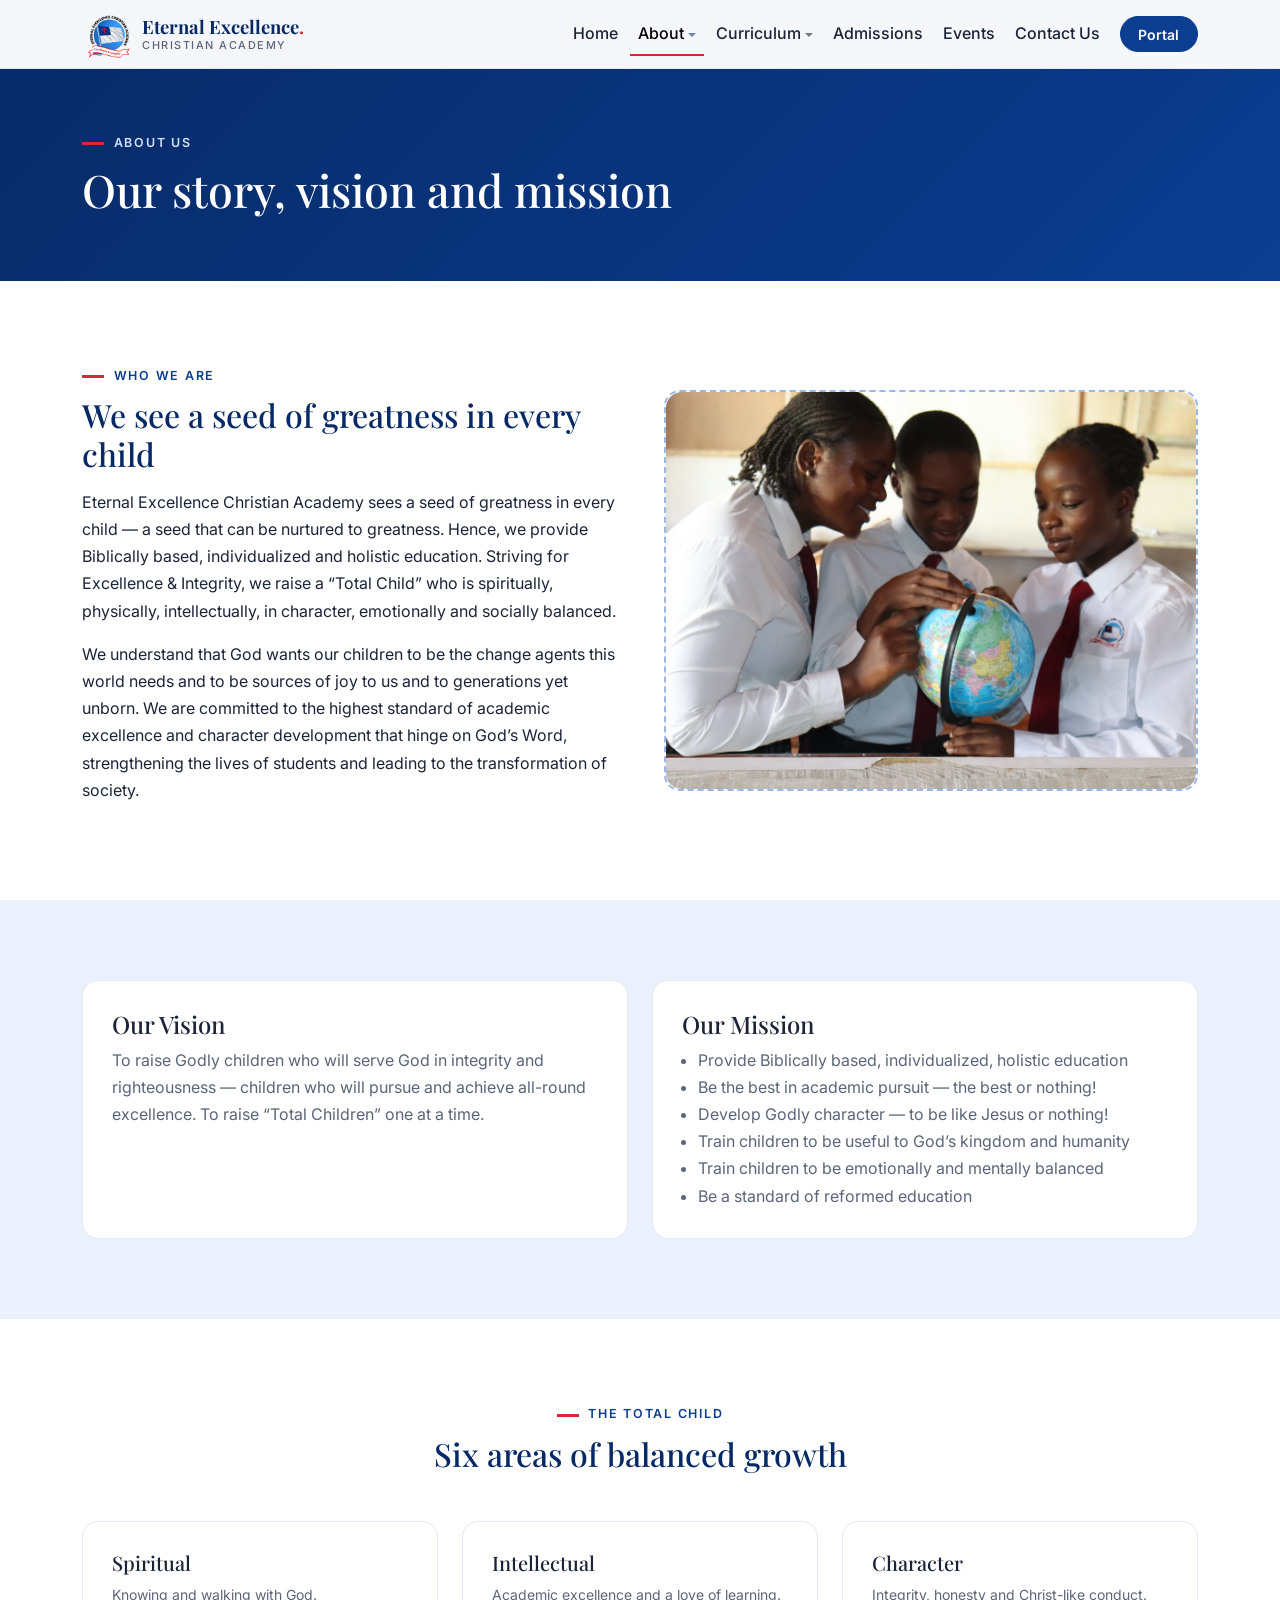
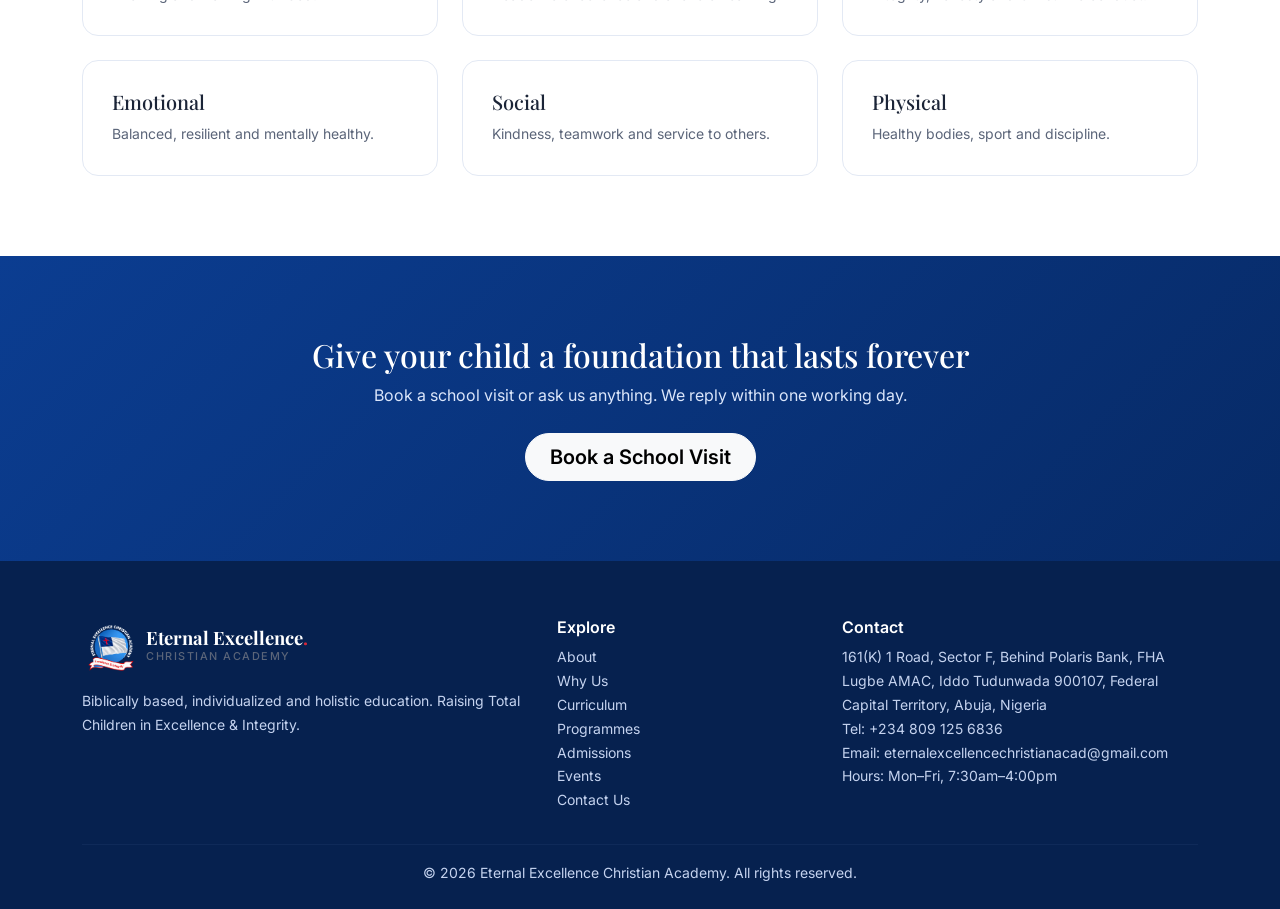
<file: about.html>
<!DOCTYPE html>
<html lang="en">

<head>
  <meta charset="utf-8">
  <meta name="viewport" content="width=device-width, initial-scale=1">
  <title>About Us | Eternal Excellence Christian Academy</title>
  <meta name="description"
    content="Learn about the vision, mission and Biblically based approach of Eternal Excellence Christian Academy.">
  <meta name="theme-color" content="#0B3D91">
  <meta property="og:title" content="About Us | Eternal Excellence Christian Academy">
  <meta property="og:description"
    content="Learn about the vision, mission and Biblically based approach of Eternal Excellence Christian Academy.">
  <meta property="og:type" content="website">
  <link rel="icon" href="images/favicon.png">
  <link rel="apple-touch-icon" href="images/favicon.png">
  <link rel="preconnect" href="https://fonts.googleapis.com">
  <link rel="preconnect" href="https://fonts.gstatic.com" crossorigin>
  <link
    href="https://fonts.googleapis.com/css2?family=Playfair+Display:wght@600;700&family=Inter:wght@400;500;600&display=swap"
    rel="stylesheet">
  <link href="https://cdn.jsdelivr.net/npm/bootstrap@5.3.3/dist/css/bootstrap.min.css" rel="stylesheet">
  <link href="css/style.css" rel="stylesheet">
</head>

<body>
  <a class="skip" href="#main">Skip to content</a>
  <nav class="navbar navbar-expand-lg fixed-top" aria-label="Main navigation">
    <div class="container">
      <a class="brand d-flex align-items-center gap-2" href="index.html">
        <!-- LOGO: to swap in a new logo later, replace images/logo.png with your new file (same name), or
   change the src below to point to a different file. Keep a transparent background (PNG) for best results. -->
        <img src="images/logo.png" alt="Eternal Excellence Christian Academy logo" height="52">
        <span class="d-none d-sm-inline">Eternal Excellence<i>.</i><small>Christian Academy</small></span>
      </a>
      <button class="navbar-toggler" type="button" data-bs-toggle="collapse" data-bs-target="#nav" aria-controls="nav"
        aria-expanded="false" aria-label="Toggle navigation"><span class="navbar-toggler-icon"></span></button>
      <div class="collapse navbar-collapse" id="nav">
        <ul class="navbar-nav ms-auto align-items-lg-center gap-lg-1">
          <li class="nav-item"><a class="nav-link" href="index.html">Home</a></li>
          <li class="nav-item dropdown"><a class="nav-link dropdown-toggle active" href="#" role="button"
              data-bs-toggle="dropdown" aria-expanded="false">About</a>
            <ul class="dropdown-menu">
              <li><a class="dropdown-item active" href="about.html" aria-current="page">About Us</a></li>
              <li><a class="dropdown-item" href="why-us.html">Why Us</a></li>
            </ul>
          </li>
          <li class="nav-item dropdown"><a class="nav-link dropdown-toggle" href="#" role="button"
              data-bs-toggle="dropdown" aria-expanded="false">Curriculum</a>
            <ul class="dropdown-menu">
              <li><a class="dropdown-item" href="curriculum.html">Curriculum</a></li>
              <li><a class="dropdown-item" href="programmes.html">Programmes</a></li>
            </ul>
          </li>
          <li class="nav-item"><a class="nav-link" href="admissions.html">Admissions</a></li>
          <li class="nav-item"><a class="nav-link" href="events.html">Events</a></li>
          <li class="nav-item"><a class="nav-link" href="contact.html">Contact Us</a></li>
          <!-- PORTAL: once portal.eeca.sch.ng is online this link will work immediately; nothing to change here. -->
          <li class="nav-item ms-lg-2"><a class="btn btn-primary btn-sm" href="https://portal.eeca.sch.ng/"
              target="_blank" rel="noopener">Portal</a></li>
        </ul>
      </div>
    </div>
  </nav>
  <header class="page-hero">
    <div class="container">
      <span class="eyebrow">About Us</span>
      <h1 class="mt-2">Our story, vision and mission</h1>
    </div>
  </header>
  <main id="main">
    <section class="">
      <div class="container">
        <div class="row g-5 align-items-center">
          <div class="col-lg-6"><span class="eyebrow">Who We Are</span>
            <h2 class="mt-2 mb-3">We see a seed of greatness in every child</h2>
            <p>Eternal Excellence Christian Academy sees a seed of greatness in every child &mdash; a seed that can be
              nurtured to greatness. Hence, we provide Biblically based, individualized and holistic education. Striving
              for Excellence &amp; Integrity, we raise a &ldquo;Total Child&rdquo; who is spiritually, physically,
              intellectually, in character, emotionally and socially balanced.</p>
            <p>We understand that God wants our children to be the change agents this world needs and to be sources of
              joy to us and to generations yet unborn. We are committed to the highest standard of academic excellence
              and character development that hinge on God&rsquo;s Word, strengthening the lives of students and leading
              to the transformation of society.</p>
          </div>
          <div class="col-lg-6">
            <div class="img-slot ratio ratio-4x3">
              <img src="images/about.jpg" alt="The Eternal Excellence Christian Academy school building"
                class="w-100 h-100 object-fit-cover" loading="lazy">
            </div>
          </div>
        </div>
      </div>
    </section>
    <section class="bg-soft">
      <div class="container">
        <div class="row g-4">
          <div class="col-md-6">
            <div class="card-x">
              <h2 class="h4">Our Vision</h2>
              <p class="text-muted mb-0">To raise Godly children who will serve God in integrity and righteousness
                &mdash; children who will pursue and achieve all-round excellence. To raise &ldquo;Total Children&rdquo;
                one at a time.</p>
            </div>
          </div>
          <div class="col-md-6">
            <div class="card-x">
              <h2 class="h4">Our Mission</h2>
              <ul class="text-muted ps-3 mb-0">
                <li>Provide Biblically based, individualized, holistic education</li>
                <li>Be the best in academic pursuit &mdash; the best or nothing!</li>
                <li>Develop Godly character &mdash; to be like Jesus or nothing!</li>
                <li>Train children to be useful to God&rsquo;s kingdom and humanity</li>
                <li>Train children to be emotionally and mentally balanced</li>
                <li>Be a standard of reformed education</li>
              </ul>
            </div>
          </div>
        </div>
      </div>
    </section>
    <section class="">
      <div class="container">
        <div class="text-center mx-auto mb-5" style="max-width:640px"><span class="eyebrow">The Total Child</span>
          <h2 class="mt-2">Six areas of balanced growth</h2>
        </div>
        <div class="row g-4">
          <div class="col-6 col-lg-4">
            <div class="card-x">
              <h3 class="h5">Spiritual</h3>
              <p class="small text-muted mb-0">Knowing and walking with God.</p>
            </div>
          </div>
          <div class="col-6 col-lg-4">
            <div class="card-x">
              <h3 class="h5">Intellectual</h3>
              <p class="small text-muted mb-0">Academic excellence and a love of learning.</p>
            </div>
          </div>
          <div class="col-6 col-lg-4">
            <div class="card-x">
              <h3 class="h5">Character</h3>
              <p class="small text-muted mb-0">Integrity, honesty and Christ-like conduct.</p>
            </div>
          </div>
          <div class="col-6 col-lg-4">
            <div class="card-x">
              <h3 class="h5">Emotional</h3>
              <p class="small text-muted mb-0">Balanced, resilient and mentally healthy.</p>
            </div>
          </div>
          <div class="col-6 col-lg-4">
            <div class="card-x">
              <h3 class="h5">Social</h3>
              <p class="small text-muted mb-0">Kindness, teamwork and service to others.</p>
            </div>
          </div>
          <div class="col-6 col-lg-4">
            <div class="card-x">
              <h3 class="h5">Physical</h3>
              <p class="small text-muted mb-0">Healthy bodies, sport and discipline.</p>
            </div>
          </div>
        </div>
      </div>
    </section>
    <!--<section class="bg-soft">
      <div class="container">
        <div class="text-center mx-auto mb-5" style="max-width:640px"><span class="eyebrow">Our Team</span>
          <h2 class="mt-2">Meet the people who nurture your child</h2>
        </div>-->
    <!-- STAFF: duplicate a column below for each staff member. Add photos at images/staff-1.jpg etc. -->
    <!--<div class="row g-4 justify-content-center">
          <div class="col-md-4 text-center">
            <div class="img-slot ratio ratio-1x1">
              <img src="images/staff-1.jpg" alt="Proprietor / Head of School" class="w-100 h-100 object-fit-cover" loading="lazy">
            </div>
            <h3 class="h5 mt-3">Mrs. Japheth Promise</h3>
            <p class="text-muted small">Principal</p>
          </div>
          <div class="col-md-4 text-center">
            <div class="img-slot ratio ratio-1x1">
              <img src="images/staff-2.jpg" alt="Vice Principal" class="w-100 h-100 object-fit-cover" loading="lazy">
            </div>
            <h3 class="h5 mt-3">Mrs. Julie Adiele</h3>
            <p class="text-muted small">Proprietress</p>
          </div>
          <div class="col-md-4 text-center">
            <div class="img-slot ratio ratio-1x1">
              <img src="images/staff-3.jpg" alt="Head Teacher" class="w-100 h-100 object-fit-cover" loading="lazy">
            </div>
            <h3 class="h5 mt-3">Ms.Vera Harnois</h3>
            <p class="text-muted small">Admin</p>
          </div>
        </div>
      </div>
    </section>-->
  </main>
  <section class="cta">
    <div class="container" style="max-width:720px">
      <h2>Give your child a foundation that lasts forever</h2>
      <p class="mb-4" style="color:#dbe6fb">Book a school visit or ask us anything. We reply within one working day.</p>
      <a href="contact.html" class="btn btn-light btn-lg rounded-pill fw-semibold px-4">Book a School Visit</a>
    </div>
  </section>
  <footer class="site">
    <div class="container">
      <div class="row g-4">
        <div class="col-lg-5">
          <a class="brand d-flex align-items-center gap-2" href="index.html" style="color:#fff">
            <img src="images/logo-dark.png" alt="Eternal Excellence Christian Academy logo" height="56">
            <span class="d-none d-sm-inline">Eternal Excellence<i>.</i><small>Christian Academy</small></span>
          </a>
          <p class="mt-3 small">Biblically based, individualized and holistic education. Raising Total Children in
            Excellence &amp; Integrity.</p>
          <!-- SOCIAL LINKS: add your Facebook / Instagram / YouTube links here, e.g. <a href="https://facebook.com/yourpage">Facebook</a> -->
        </div>
        <div class="col-6 col-lg-3">
          <h3>Explore</h3>
          <ul class="list-unstyled small">
            <li><a href="about.html">About</a></li>
            <li><a href="why-us.html">Why Us</a></li>
            <li><a href="curriculum.html">Curriculum</a></li>
            <li><a href="programmes.html">Programmes</a></li>
            <li><a href="admissions.html">Admissions</a></li>
            <li><a href="events.html">Events</a></li>
            <li><a href="contact.html">Contact Us</a></li>
          </ul>
        </div>
        <div class="col-6 col-lg-4">
          <h3>Contact</h3>
          <address class="small text-break">
            161(K) 1 Road, Sector F, Behind Polaris Bank, FHA Lugbe AMAC, Iddo Tudunwada 900107,
            Federal Capital Territory, Abuja, Nigeria<br>Tel: +234 809 125 6836<br>Email: <a
              href="mailto:eternalexcellencechristianacad@gmail.com">eternalexcellencechristianacad@gmail.com</a><br>
            Hours: Mon&ndash;Fri, 7:30am&ndash;4:00pm
          </address>
        </div>
      </div>
      <hr style="border-color:#2a4479">
      <p class="small text-center mb-0">&copy; <span id="yr">2026</span> Eternal Excellence Christian Academy. All
        rights reserved.</p>
    </div>
  </footer>
  <script src="https://cdn.jsdelivr.net/npm/bootstrap@5.3.3/dist/js/bootstrap.bundle.min.js" defer></script>
  <script src="js/config.js" defer></script>
  <script src="js/events-live.js" defer></script>
  <script src="js/main.js" defer></script>
</body>

</html>
</file>
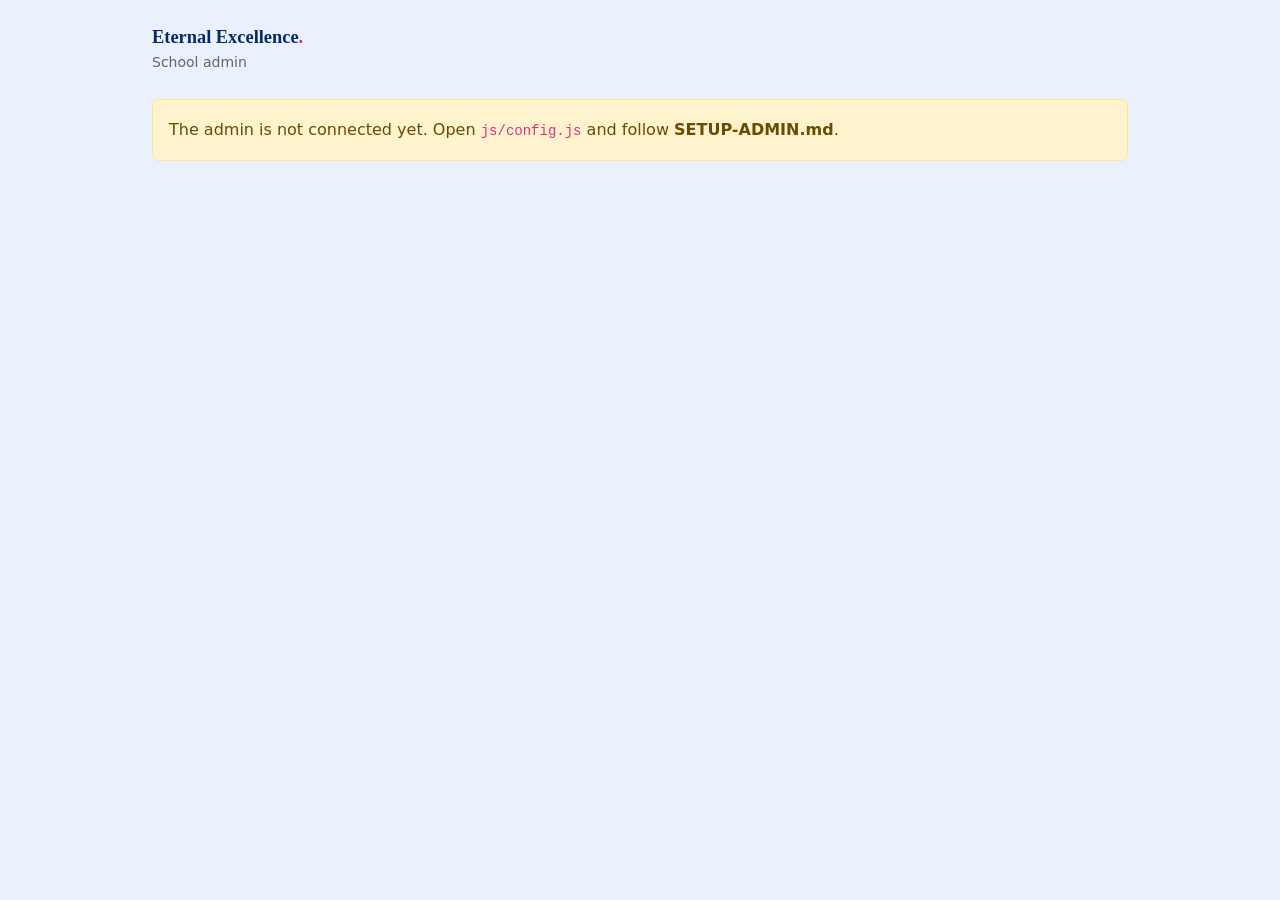
<file: admin.html>
<!DOCTYPE html>
<html lang="en">
<head>
<meta charset="utf-8">
<meta name="viewport" content="width=device-width, initial-scale=1">
<meta name="robots" content="noindex, nofollow">
<title>Admin | Eternal Excellence Christian Academy</title>
<link href="https://cdn.jsdelivr.net/npm/bootstrap@5.3.3/dist/css/bootstrap.min.css" rel="stylesheet">
<link href="css/style.css" rel="stylesheet">
</head>
<body class="bg-soft">
<!-- PRIVATE PAGE: not linked from the public site. Share the address only with staff who manage events. -->
<div class="container py-4" style="max-width:1000px">
 <div class="d-flex justify-content-between align-items-center mb-4">
  <div><a class="brand" href="index.html"><span>Eternal Excellence<i>.</i></span></a><div class="small text-muted">School admin</div></div>
  <button id="out" class="btn btn-outline-primary btn-sm" hidden>Log out</button>
 </div>
 <div id="msg" class="alert" role="status" hidden></div>
 <div id="cfg" class="alert alert-warning" hidden>The admin is not connected yet. Open <code>js/config.js</code> and follow <strong>SETUP-ADMIN.md</strong>.</div>

 <div id="login" class="card-x mx-auto" style="max-width:420px">
  <h1 class="h4 mb-3">Admin login</h1>
  <form id="loginForm" class="row g-3">
   <div class="col-12"><label class="form-label" for="em">Email</label><input id="em" type="email" class="form-control" required autocomplete="username"></div>
   <div class="col-12"><label class="form-label" for="pw">Password</label><input id="pw" type="password" class="form-control" required autocomplete="current-password"></div>
   <div class="col-12 d-grid"><button class="btn btn-primary" type="submit">Log in</button></div>
  </form>
 </div>

 <div id="app" class="row g-4" hidden>
  <div class="col-lg-6">
   <div class="card-x">
    <h2 class="h5" id="formTitle">Add a new event</h2>
    <form id="evForm" class="row g-3">
     <div class="col-12"><label class="form-label" for="title">Event title *</label><input id="title" class="form-control" required maxlength="120"></div>
     <div class="col-md-6"><label class="form-label" for="when">Date &amp; time *</label><input id="when" type="datetime-local" class="form-control" required></div>
     <div class="col-md-6"><label class="form-label" for="venue">Venue</label><input id="venue" class="form-control" maxlength="120"></div>
     <div class="col-12"><label class="form-label" for="desc">Description / write-up</label><textarea id="desc" rows="5" class="form-control"></textarea>
      <div class="form-text">For upcoming events, describe what will happen. After the event, edit it and write what happened.</div></div>
     <div class="col-12"><label class="form-label" for="cover">Cover photo</label><input id="cover" type="file" accept="image/*" class="form-control"></div>
     <div class="col-12"><label class="form-label" for="gallery">Gallery photos (you can choose many)</label><input id="gallery" type="file" accept="image/*" multiple class="form-control"></div>
     <div class="col-12" id="thumbs"></div>
     <div class="col-12 d-flex gap-2"><button id="saveBtn" class="btn btn-primary" type="submit">Save event</button><button id="reset" class="btn btn-outline-secondary" type="button">Clear form</button></div>
    </form>
   </div>
  </div>
  <div class="col-lg-6">
   <div class="card-x"><h2 class="h5">All events</h2><div id="list" class="list-group list-group-flush"><div class="text-muted small">Loading...</div></div></div>
  </div>
 </div>
</div>
<script src="js/config.js"></script>
<script src="js/admin.js"></script>
</body>
</html>
</file>
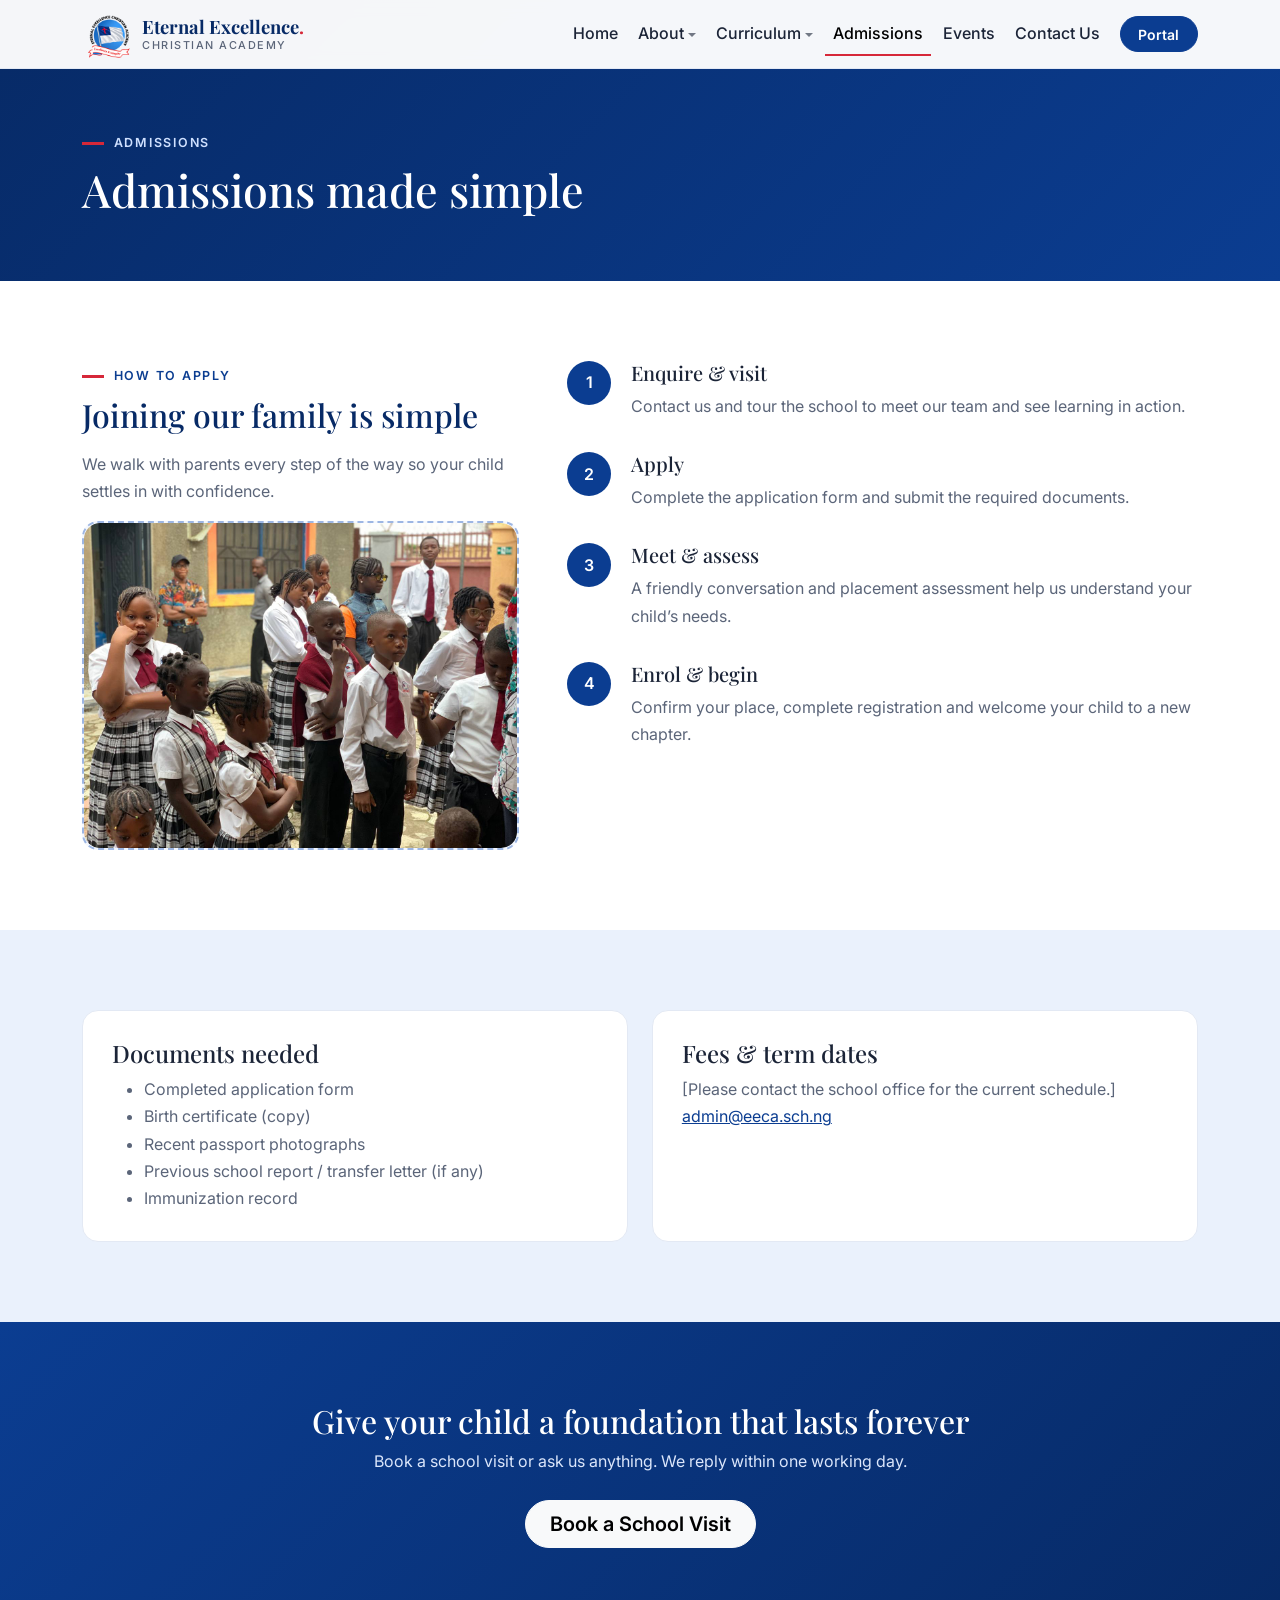
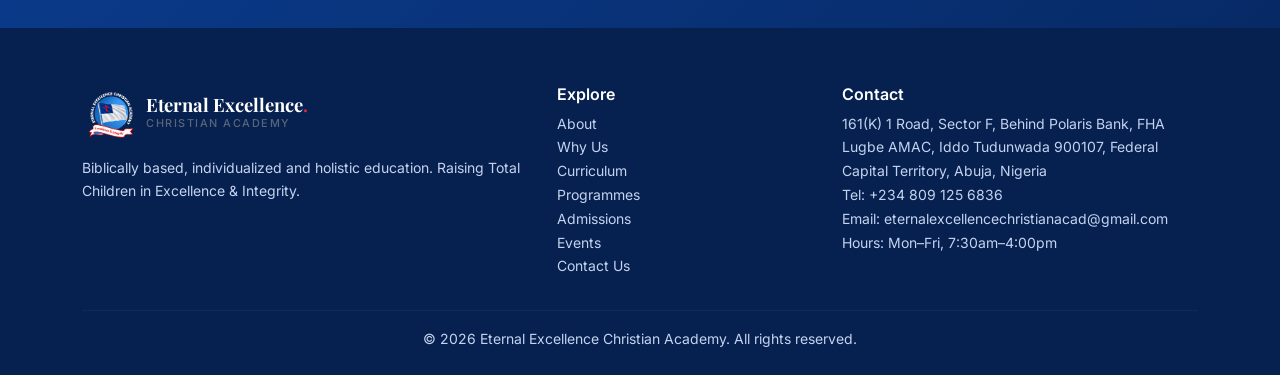
<file: admissions.html>
<!DOCTYPE html>
<html lang="en">

<head>
  <meta charset="utf-8">
  <meta name="viewport" content="width=device-width, initial-scale=1">
  <title>Admissions | Eternal Excellence Christian Academy</title>
  <meta name="description"
    content="Apply to Eternal Excellence Christian Academy: simple admission steps for day care, creche, nursery, primary and secondary.">
  <meta name="theme-color" content="#0B3D91">
  <meta property="og:title" content="Admissions | Eternal Excellence Christian Academy">
  <meta property="og:description"
    content="Apply to Eternal Excellence Christian Academy: simple admission steps for day care, creche, nursery, primary and secondary.">
  <meta property="og:type" content="website">
  <link rel="icon" href="images/favicon.png">
  <link rel="apple-touch-icon" href="images/favicon.png">
  <link rel="preconnect" href="https://fonts.googleapis.com">
  <link rel="preconnect" href="https://fonts.gstatic.com" crossorigin>
  <link
    href="https://fonts.googleapis.com/css2?family=Playfair+Display:wght@600;700&family=Inter:wght@400;500;600&display=swap"
    rel="stylesheet">
  <link href="https://cdn.jsdelivr.net/npm/bootstrap@5.3.3/dist/css/bootstrap.min.css" rel="stylesheet">
  <link href="css/style.css" rel="stylesheet">
</head>

<body>
  <a class="skip" href="#main">Skip to content</a>
  <nav class="navbar navbar-expand-lg fixed-top" aria-label="Main navigation">
    <div class="container">
      <a class="brand d-flex align-items-center gap-2" href="index.html">
        <!-- LOGO: to swap in a new logo later, replace images/logo.png with your new file (same name), or
   change the src below to point to a different file. Keep a transparent background (PNG) for best results. -->
        <img src="images/logo.png" alt="Eternal Excellence Christian Academy logo" height="52">
        <span class="d-none d-sm-inline">Eternal Excellence<i>.</i><small>Christian Academy</small></span>
      </a>
      <button class="navbar-toggler" type="button" data-bs-toggle="collapse" data-bs-target="#nav" aria-controls="nav"
        aria-expanded="false" aria-label="Toggle navigation"><span class="navbar-toggler-icon"></span></button>
      <div class="collapse navbar-collapse" id="nav">
        <ul class="navbar-nav ms-auto align-items-lg-center gap-lg-1">
          <li class="nav-item"><a class="nav-link" href="index.html">Home</a></li>
          <li class="nav-item dropdown"><a class="nav-link dropdown-toggle" href="#" role="button"
              data-bs-toggle="dropdown" aria-expanded="false">About</a>
            <ul class="dropdown-menu">
              <li><a class="dropdown-item" href="about.html">About Us</a></li>
              <li><a class="dropdown-item" href="why-us.html">Why Us</a></li>
            </ul>
          </li>
          <li class="nav-item dropdown"><a class="nav-link dropdown-toggle" href="#" role="button"
              data-bs-toggle="dropdown" aria-expanded="false">Curriculum</a>
            <ul class="dropdown-menu">
              <li><a class="dropdown-item" href="curriculum.html">Curriculum</a></li>
              <li><a class="dropdown-item" href="programmes.html">Programmes</a></li>
            </ul>
          </li>
          <li class="nav-item"><a class="nav-link active" href="admissions.html" aria-current="page">Admissions</a></li>
          <li class="nav-item"><a class="nav-link" href="events.html">Events</a></li>
          <li class="nav-item"><a class="nav-link" href="contact.html">Contact Us</a></li>
          <!-- PORTAL: once portal.eeca.sch.ng is online this link will work immediately; nothing to change here. -->
          <li class="nav-item ms-lg-2"><a class="btn btn-primary btn-sm" href="https://portal.eeca.sch.ng/"
              target="_blank" rel="noopener">Portal</a></li>
        </ul>
      </div>
    </div>
  </nav>
  <header class="page-hero">
    <div class="container">
      <span class="eyebrow">Admissions</span>
      <h1 class="mt-2">Admissions made simple</h1>
    </div>
  </header>
  <main id="main">
    <section class="">
      <div class="container">
        <div class="row g-5">
          <div class="col-lg-5"><span class="eyebrow">How to Apply</span>
            <h2 class="mt-2 mb-3">Joining our family is simple</h2>
            <p class="text-muted">We walk with parents every step of the way so your child settles in with confidence.
            </p>
            <div class="img-slot ratio ratio-4x3">
              <img src="images/admissions.jpg" alt="Parent and child on a school visit"
                class="w-100 h-100 object-fit-cover" loading="lazy">
            </div>
          </div>
          <div class="col-lg-7">
            <div class="step"><b>1</b>
              <h3 class="h5">Enquire &amp; visit</h3>
              <p class="text-muted mb-0">Contact us and tour the school to meet our team and see learning in action.</p>
            </div>
            <div class="step"><b>2</b>
              <h3 class="h5">Apply</h3>
              <p class="text-muted mb-0">Complete the application form and submit the required documents.</p>
            </div>
            <div class="step"><b>3</b>
              <h3 class="h5">Meet &amp; assess</h3>
              <p class="text-muted mb-0">A friendly conversation and placement assessment help us understand your
                child&rsquo;s needs.</p>
            </div>
            <div class="step"><b>4</b>
              <h3 class="h5">Enrol &amp; begin</h3>
              <p class="text-muted mb-0">Confirm your place, complete registration and welcome your child to a new
                chapter.</p>
            </div>
          </div>
        </div>
      </div>
    </section>
    <section class="bg-soft">
      <div class="container">
        <div class="row g-4">
          <div class="col-md-6">
            <div class="card-x">
              <h2 class="h4">Documents needed</h2>
              <!-- EDIT: adjust this list to your school requirements -->
              <ul class="text-muted mb-0">
                <li>Completed application form</li>
                <li>Birth certificate (copy)</li>
                <li>Recent passport photographs</li>
                <li>Previous school report / transfer letter (if any)</li>
                <li>Immunization record</li>
              </ul>
            </div>
          </div>
          <div class="col-md-6">
            <div class="card-x">
              <h2 class="h4">Fees &amp; term dates</h2>
              <p class="text-muted mb-0">[Please contact the school office
                for the current schedule.] <br><a href="mailto:admin@eeca.sch.ng">admin@eeca.sch.ng</a></p>
            </div>
          </div>
        </div>
      </div>
    </section>
  </main>
  <section class="cta">
    <div class="container" style="max-width:720px">
      <h2>Give your child a foundation that lasts forever</h2>
      <p class="mb-4" style="color:#dbe6fb">Book a school visit or ask us anything. We reply within one working day.</p>
      <a href="contact.html" class="btn btn-light btn-lg rounded-pill fw-semibold px-4">Book a School Visit</a>
    </div>
  </section>
  <footer class="site">
    <div class="container">
      <div class="row g-4">
        <div class="col-lg-5">
          <a class="brand d-flex align-items-center gap-2" href="index.html" style="color:#fff">
            <img src="images/logo-dark.png" alt="Eternal Excellence Christian Academy logo" height="56">
            <span class="d-none d-sm-inline">Eternal Excellence<i>.</i><small>Christian Academy</small></span>
          </a>
          <p class="mt-3 small">Biblically based, individualized and holistic education. Raising Total Children in
            Excellence &amp; Integrity.</p>
          <!-- SOCIAL LINKS: add your Facebook / Instagram / YouTube links here, e.g. <a href="https://facebook.com/yourpage">Facebook</a> -->
        </div>
        <div class="col-6 col-lg-3">
          <h3>Explore</h3>
          <ul class="list-unstyled small">
            <li><a href="about.html">About</a></li>
            <li><a href="why-us.html">Why Us</a></li>
            <li><a href="curriculum.html">Curriculum</a></li>
            <li><a href="programmes.html">Programmes</a></li>
            <li><a href="admissions.html">Admissions</a></li>
            <li><a href="events.html">Events</a></li>
            <li><a href="contact.html">Contact Us</a></li>
          </ul>
        </div>
        <div class="col-6 col-lg-4">
          <h3>Contact</h3>
          <address class="small text-break">
            161(K) 1 Road, Sector F, Behind Polaris Bank, FHA Lugbe AMAC, Iddo Tudunwada 900107,
            Federal Capital Territory, Abuja, Nigeria<br>Tel: +234 809 125 6836<br>Email: <a
              href="mailto:eternalexcellencechristianacad@gmail.com">eternalexcellencechristianacad@gmail.com</a><br>
            Hours: Mon&ndash;Fri, 7:30am&ndash;4:00pm
          </address>
        </div>
      </div>
      <hr style="border-color:#2a4479">
      <p class="small text-center mb-0">&copy; <span id="yr">2026</span> Eternal Excellence Christian Academy. All
        rights reserved.</p>
    </div>
  </footer>
  <script src="https://cdn.jsdelivr.net/npm/bootstrap@5.3.3/dist/js/bootstrap.bundle.min.js" defer></script>
  <script src="js/config.js" defer></script>
  <script src="js/events-live.js" defer></script>
  <script src="js/main.js" defer></script>
</body>

</html>
</file>
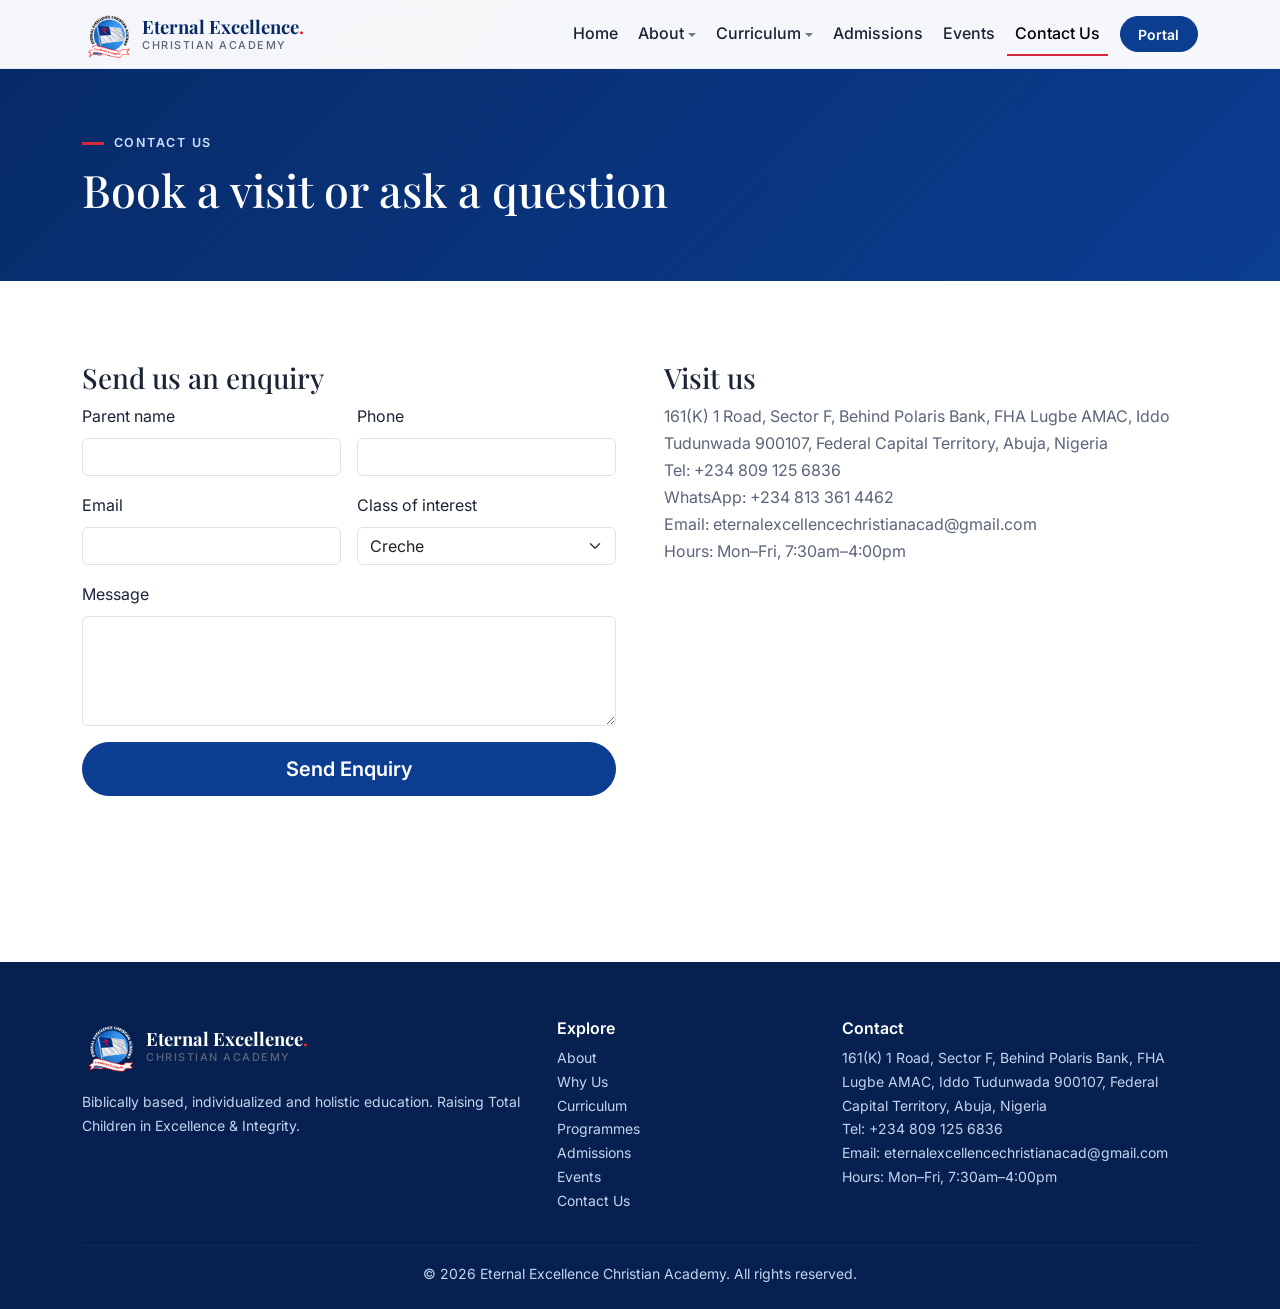
<file: contact.html>
<!DOCTYPE html>
<html lang="en">

<head>
  <meta charset="utf-8">
  <meta name="viewport" content="width=device-width, initial-scale=1">
  <title>Contact &amp; Enrol | Eternal Excellence Christian Academy</title>
  <meta name="description"
    content="Contact Eternal Excellence Christian Academy in Abuja to book a school visit or start your child's admission.">
  <meta name="theme-color" content="#0B3D91">
  <meta property="og:title" content="Contact &amp; Enrol | Eternal Excellence Christian Academy">
  <meta property="og:description"
    content="Contact Eternal Excellence Christian Academy in Abuja to book a school visit or start your child's admission.">
  <meta property="og:type" content="website">
  <link rel="icon" href="images/favicon.png">
  <link rel="apple-touch-icon" href="images/favicon.png">
  <link rel="preconnect" href="https://fonts.googleapis.com">
  <link rel="preconnect" href="https://fonts.gstatic.com" crossorigin>
  <link
    href="https://fonts.googleapis.com/css2?family=Playfair+Display:wght@600;700&family=Inter:wght@400;500;600&display=swap"
    rel="stylesheet">
  <link href="https://cdn.jsdelivr.net/npm/bootstrap@5.3.3/dist/css/bootstrap.min.css" rel="stylesheet">
  <link href="css/style.css" rel="stylesheet">
</head>

<body>
  <a class="skip" href="#main">Skip to content</a>
  <nav class="navbar navbar-expand-lg fixed-top" aria-label="Main navigation">
    <div class="container">
      <a class="brand d-flex align-items-center gap-2" href="index.html">
        <!-- LOGO: to swap in a new logo later, replace images/logo.png with your new file (same name), or
   change the src below to point to a different file. Keep a transparent background (PNG) for best results. -->
        <img src="images/logo.png" alt="Eternal Excellence Christian Academy logo" height="52">
        <span class="d-none d-sm-inline">Eternal Excellence<i>.</i><small>Christian Academy</small></span>
      </a>
      <button class="navbar-toggler" type="button" data-bs-toggle="collapse" data-bs-target="#nav" aria-controls="nav"
        aria-expanded="false" aria-label="Toggle navigation"><span class="navbar-toggler-icon"></span></button>
      <div class="collapse navbar-collapse" id="nav">
        <ul class="navbar-nav ms-auto align-items-lg-center gap-lg-1">
          <li class="nav-item"><a class="nav-link" href="index.html">Home</a></li>
          <li class="nav-item dropdown"><a class="nav-link dropdown-toggle" href="#" role="button"
              data-bs-toggle="dropdown" aria-expanded="false">About</a>
            <ul class="dropdown-menu">
              <li><a class="dropdown-item" href="about.html">About Us</a></li>
              <li><a class="dropdown-item" href="why-us.html">Why Us</a></li>
            </ul>
          </li>
          <li class="nav-item dropdown"><a class="nav-link dropdown-toggle" href="#" role="button"
              data-bs-toggle="dropdown" aria-expanded="false">Curriculum</a>
            <ul class="dropdown-menu">
              <li><a class="dropdown-item" href="curriculum.html">Curriculum</a></li>
              <li><a class="dropdown-item" href="programmes.html">Programmes</a></li>
            </ul>
          </li>
          <li class="nav-item"><a class="nav-link" href="admissions.html">Admissions</a></li>
          <li class="nav-item"><a class="nav-link" href="events.html">Events</a></li>
          <li class="nav-item"><a class="nav-link active" href="contact.html" aria-current="page">Contact Us</a></li>
          <!-- PORTAL: once portal.eeca.sch.ng is online this link will work immediately; nothing to change here. -->
          <li class="nav-item ms-lg-2"><a class="btn btn-primary btn-sm" href="https://portal.eeca.sch.ng/"
              target="_blank" rel="noopener">Portal</a></li>
        </ul>
      </div>
    </div>
  </nav>
  <header class="page-hero">
    <div class="container">
      <span class="eyebrow">Contact Us</span>
      <h1 class="mt-2">Book a visit or ask a question</h1>
    </div>
  </header>
  <main id="main">
    <section class="">
      <div class="container">
        <div class="row g-5">
          <div class="col-lg-6">
            <h2 class="h3">Send us an enquiry</h2>
            <!-- FORM: this shows a thank-you message only (see js/main.js). To actually receive emails, sign up free at formspree.io, create a form, and add action="https://formspree.io/f/YOUR_ID" method="POST" to the <form> tag below, then remove the demo handler in js/main.js (the comment there marks exactly which lines to delete). -->
            <form id="enquiry" class="row g-3" novalidate>
              <div class="col-md-6"><label class="form-label" for="n">Parent name</label><input id="n" name="name"
                  class="form-control" required autocomplete="name"></div>
              <div class="col-md-6"><label class="form-label" for="p">Phone</label><input id="p" name="phone" type="tel"
                  class="form-control" required autocomplete="tel"></div>
              <div class="col-md-6"><label class="form-label" for="e">Email</label><input id="e" name="email"
                  type="email" class="form-control" autocomplete="email"></div>
              <div class="col-md-6"><label class="form-label" for="g">Class of interest</label><select id="g"
                  name="class" class="form-select">
                  <option>Creche</option>
                  <option>Reception</option>
                  <option>Step-by-step 1</option>
                  <option>Step-by-step 2</option>
                  <option>Reading Readiness</option>
                  <option>Learning to Read</option>
                  <option>Grade 1 to 12</option>
                </select></div>
              <div class="col-12"><label class="form-label" for="m">Message</label><textarea id="m" name="message"
                  rows="4" class="form-control"></textarea></div>
              <div class="col-12 d-grid"><button class="btn btn-primary btn-lg" type="submit">Send Enquiry</button>
              </div>
              <div class="col-12" id="ok" role="status" aria-live="polite"></div>
            </form>
          </div>
          <div class="col-lg-6">
            <h2 class="h3">Visit us</h2>
            <!-- EDIT: real address, phone, email and hours -->
            <address class="text-muted">161(K) 1 Road, Sector F, Behind Polaris Bank, FHA Lugbe AMAC, Iddo Tudunwada
              900107, Federal Capital Territory, Abuja, Nigeria<br>Tel: +234 809 125 6836<br>WhatsApp: +234 813 361
              4462<br>Email: eternalexcellencechristianacad@gmail.com <br>Hours: Mon&ndash;Fri, 7:30am&ndash;4:00pm
            </address>
            <!-- MAP: In Google Maps choose Share > Embed a map, copy the iframe code and paste it below in place of this slot -->
            <div class="ratio ratio-16x9" style="border-radius:1rem;overflow:hidden">
              <iframe
                src="https://www.google.com/maps/embed?pb=!1m18!1m12!1m3!1d3940.766428838946!2d7.3646002750184065!3d8.99362759106626!2m3!1f0!2f0!3f0!3m2!1i1024!2i768!4f13.1!3m3!1m2!1s0x104e73ca9b0b8627%3A0x7772d13569e2b166!2sETERNAL%20EXCELLENCE%20CHRISTIAN%20ACADEMY!5e0!3m2!1sen!2sng!4v1791292311824!5m2!1sen!2sng"
                width="600" height="450" style="border:0;" allowfullscreen="" loading="lazy"
                referrerpolicy="strict-origin-when-cross-origin"></iframe>
            </div>
          </div>
        </div>
      </div>
    </section>
  </main>

  <footer class="site">
    <div class="container">
      <div class="row g-4">
        <div class="col-lg-5">
          <a class="brand d-flex align-items-center gap-2" href="index.html" style="color:#fff">
            <img src="images/logo-dark.png" alt="Eternal Excellence Christian Academy logo" height="56">
            <span class="d-none d-sm-inline">Eternal Excellence<i>.</i><small>Christian Academy</small></span>
          </a>
          <p class="mt-3 small">Biblically based, individualized and holistic education. Raising Total Children in
            Excellence &amp; Integrity.</p>
          <!-- SOCIAL LINKS: add your Facebook / Instagram / YouTube links here, e.g. <a href="https://facebook.com/yourpage">Facebook</a> -->
        </div>
        <div class="col-6 col-lg-3">
          <h3>Explore</h3>
          <ul class="list-unstyled small">
            <li><a href="about.html">About</a></li>
            <li><a href="why-us.html">Why Us</a></li>
            <li><a href="curriculum.html">Curriculum</a></li>
            <li><a href="programmes.html">Programmes</a></li>
            <li><a href="admissions.html">Admissions</a></li>
            <li><a href="events.html">Events</a></li>
            <li><a href="contact.html">Contact Us</a></li>
          </ul>
        </div>
        <div class="col-6 col-lg-4">
          <h3>Contact</h3>
          <address class="small text-break">
            161(K) 1 Road, Sector F, Behind Polaris Bank, FHA Lugbe AMAC, Iddo Tudunwada 900107,
            Federal Capital Territory, Abuja, Nigeria<br>Tel: +234 809 125 6836<br>Email: <a
              href="mailto:eternalexcellencechristianacad@gmail.com">eternalexcellencechristianacad@gmail.com</a><br>
            Hours: Mon&ndash;Fri, 7:30am&ndash;4:00pm
          </address>
        </div>
      </div>
      <hr style="border-color:#2a4479">
      <p class="small text-center mb-0">&copy; <span id="yr">2026</span> Eternal Excellence Christian Academy. All
        rights reserved.</p>
    </div>
  </footer>
  <script src="https://cdn.jsdelivr.net/npm/bootstrap@5.3.3/dist/js/bootstrap.bundle.min.js" defer></script>
  <script src="js/config.js" defer></script>
  <script src="js/events-live.js" defer></script>
  <script src="js/main.js" defer></script>
</body>

</html>
</file>
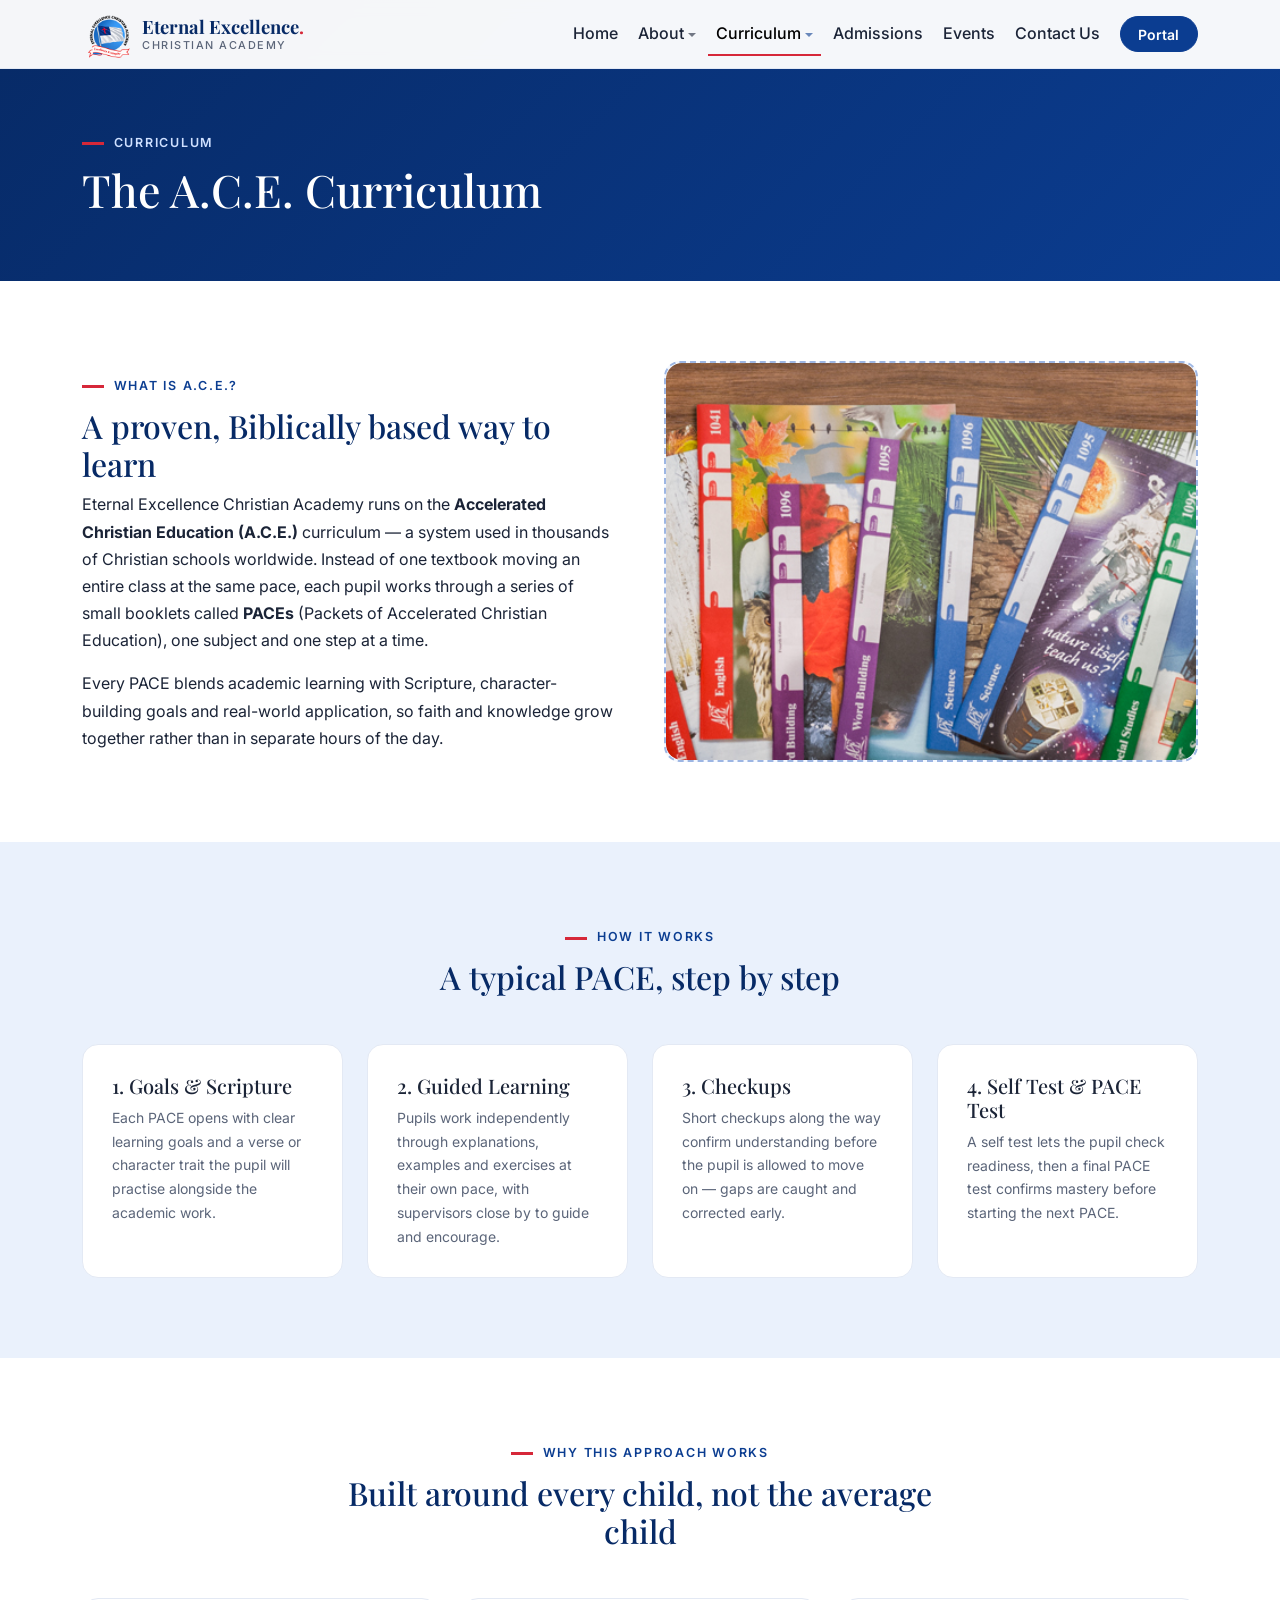
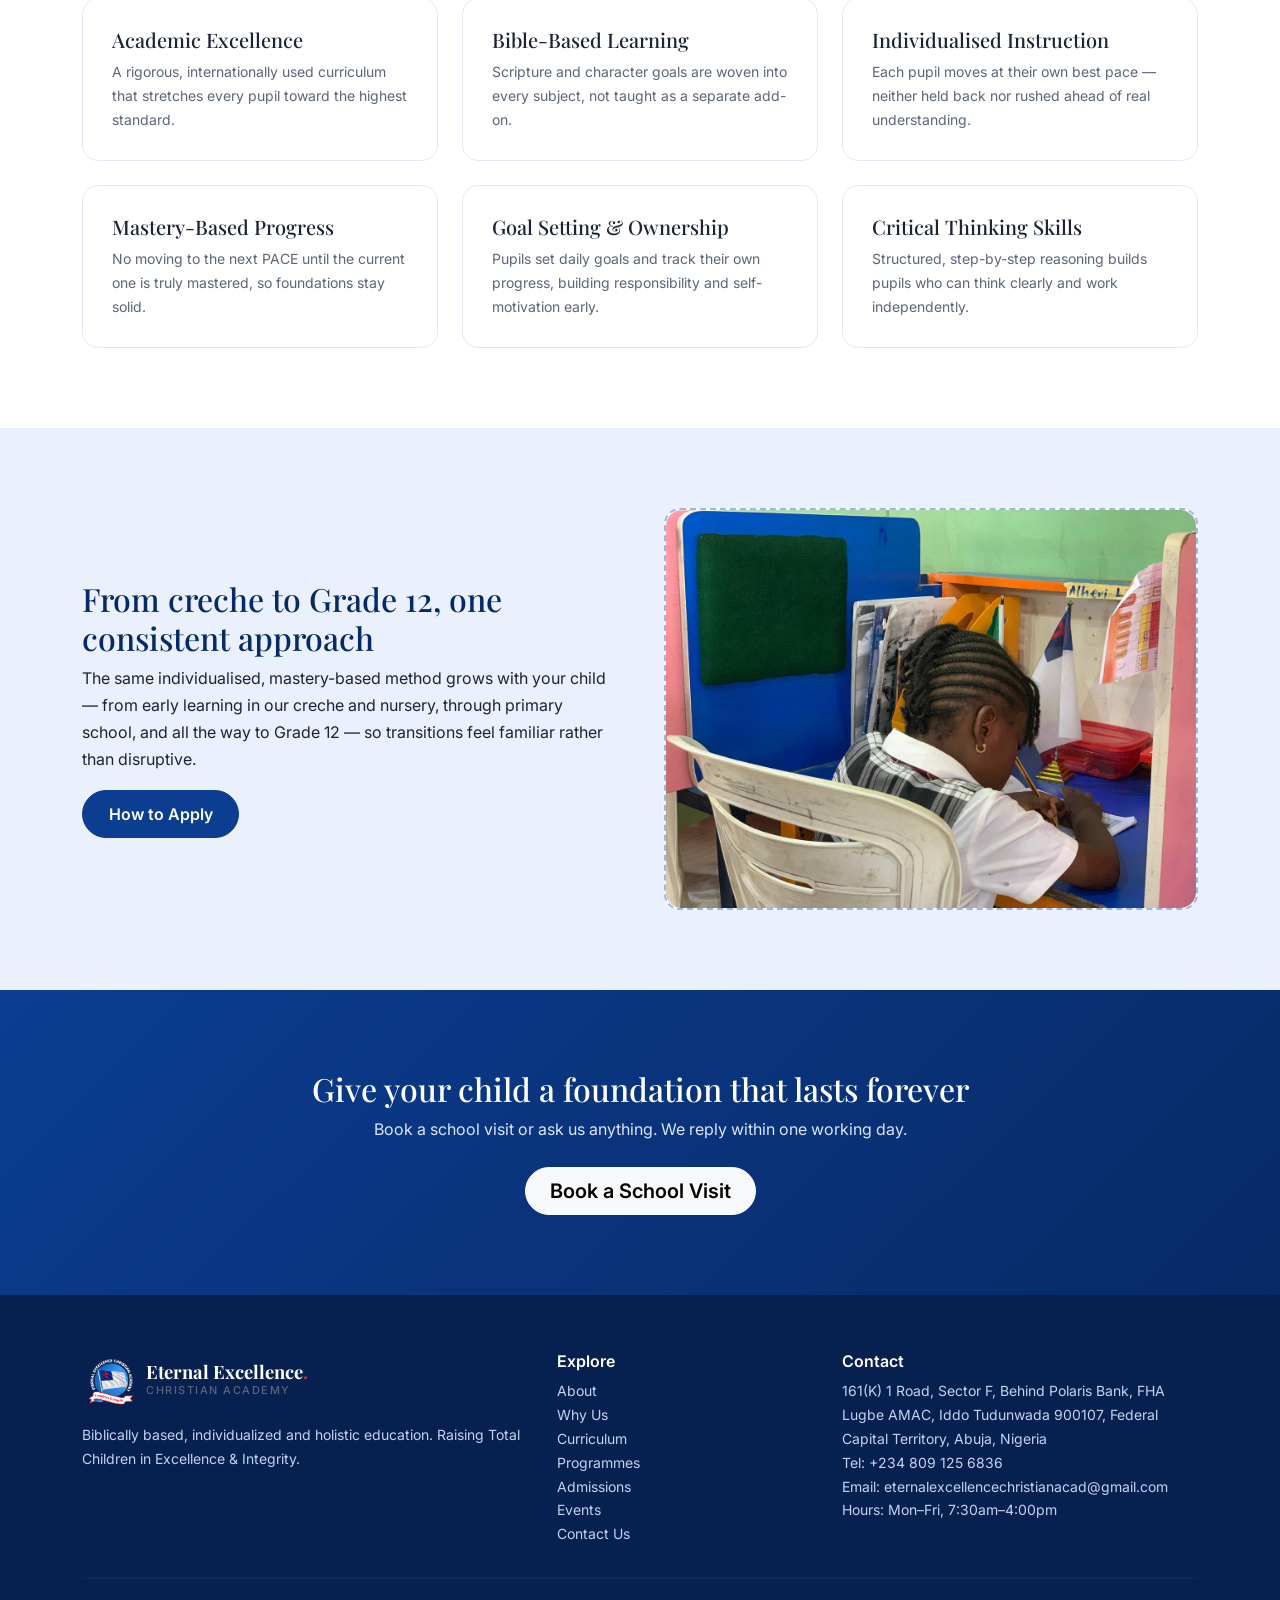
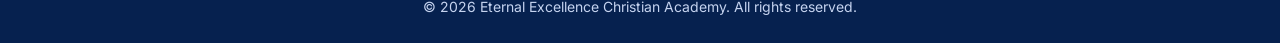
<file: curriculum.html>
<!DOCTYPE html>
<html lang="en">

<head>
  <meta charset="utf-8">
  <meta name="viewport" content="width=device-width, initial-scale=1">
  <title>Our Curriculum (A.C.E.) | Eternal Excellence Christian Academy</title>
  <meta name="description"
    content="Eternal Excellence Christian Academy uses the A.C.E. (Accelerated Christian Education) curriculum: individualised, mastery-based, Biblically rooted learning from creche to Grade 12.">
  <meta name="theme-color" content="#0B3D91">
  <meta property="og:title" content="Our Curriculum (A.C.E.) | Eternal Excellence Christian Academy">
  <meta property="og:description"
    content="Eternal Excellence Christian Academy uses the A.C.E. (Accelerated Christian Education) curriculum: individualised, mastery-based, Biblically rooted learning from creche to Grade 12.">
  <meta property="og:type" content="website">
  <link rel="icon" href="images/favicon.png">
  <link rel="apple-touch-icon" href="images/favicon.png">
  <link rel="preconnect" href="https://fonts.googleapis.com">
  <link rel="preconnect" href="https://fonts.gstatic.com" crossorigin>
  <link
    href="https://fonts.googleapis.com/css2?family=Playfair+Display:wght@600;700&family=Inter:wght@400;500;600&display=swap"
    rel="stylesheet">
  <link href="https://cdn.jsdelivr.net/npm/bootstrap@5.3.3/dist/css/bootstrap.min.css" rel="stylesheet">
  <link href="css/style.css" rel="stylesheet">
</head>

<body>
  <a class="skip" href="#main">Skip to content</a>
  <nav class="navbar navbar-expand-lg fixed-top" aria-label="Main navigation">
    <div class="container">
      <a class="brand d-flex align-items-center gap-2" href="index.html">
        <!-- LOGO: to swap in a new logo later, replace images/logo.png with your new file (same name), or
   change the src below to point to a different file. Keep a transparent background (PNG) for best results. -->
        <img src="images/logo.png" alt="Eternal Excellence Christian Academy logo" height="52">
        <span class="d-none d-sm-inline">Eternal Excellence<i>.</i><small>Christian Academy</small></span>
      </a>
      <button class="navbar-toggler" type="button" data-bs-toggle="collapse" data-bs-target="#nav" aria-controls="nav"
        aria-expanded="false" aria-label="Toggle navigation"><span class="navbar-toggler-icon"></span></button>
      <div class="collapse navbar-collapse" id="nav">
        <ul class="navbar-nav ms-auto align-items-lg-center gap-lg-1">
          <li class="nav-item"><a class="nav-link" href="index.html">Home</a></li>
          <li class="nav-item dropdown"><a class="nav-link dropdown-toggle" href="#" role="button"
              data-bs-toggle="dropdown" aria-expanded="false">About</a>
            <ul class="dropdown-menu">
              <li><a class="dropdown-item" href="about.html">About Us</a></li>
              <li><a class="dropdown-item" href="why-us.html">Why Us</a></li>
            </ul>
          </li>
          <li class="nav-item dropdown"><a class="nav-link dropdown-toggle active" href="#" role="button"
              data-bs-toggle="dropdown" aria-expanded="false">Curriculum</a>
            <ul class="dropdown-menu">
              <li><a class="dropdown-item active" href="curriculum.html" aria-current="page">Curriculum</a></li>
              <li><a class="dropdown-item" href="programmes.html">Programmes</a></li>
            </ul>
          </li>
          <li class="nav-item"><a class="nav-link" href="admissions.html">Admissions</a></li>
          <li class="nav-item"><a class="nav-link" href="events.html">Events</a></li>
          <li class="nav-item"><a class="nav-link" href="contact.html">Contact Us</a></li>
          <!-- PORTAL: once portal.eeca.sch.ng is online this link will work immediately; nothing to change here. -->
          <li class="nav-item ms-lg-2"><a class="btn btn-primary btn-sm" href="https://portal.eeca.sch.ng/"
              target="_blank" rel="noopener">Portal</a></li>
        </ul>
      </div>
    </div>
  </nav>
  <header class="page-hero">
    <div class="container">
      <span class="eyebrow">Curriculum</span>
      <h1 class="mt-2">The A.C.E. Curriculum</h1>
    </div>
  </header>
  <main id="main">
    <section>
      <div class="container">
        <div class="row g-5 align-items-center">
          <div class="col-lg-6">
            <span class="eyebrow">What Is A.C.E.?</span>
            <h2 class="mt-2">A proven, Biblically based way to learn</h2>
            <p>Eternal Excellence Christian Academy runs on the <strong>Accelerated Christian Education
                (A.C.E.)</strong> curriculum &mdash; a system used in thousands of Christian schools worldwide. Instead
              of one textbook moving an entire class at the same pace, each pupil works through a series of small
              booklets called <strong>PACEs</strong> (Packets of Accelerated Christian Education), one subject and one
              step at a time.</p>
            <p class="mb-0">Every PACE blends academic learning with Scripture, character-building goals and real-world
              application, so faith and knowledge grow together rather than in separate hours of the day.</p>
          </div>
          <div class="col-lg-6">
            <div class="img-slot ratio ratio-4x3">
              <img src="images/curriculum-1.jpg" alt="Pupil working through a PACE booklet"
                class="w-100 h-100 object-fit-cover" loading="lazy">
            </div>
          </div>
        </div>
      </div>
    </section>
    <section class="bg-soft">
      <div class="container">
        <div class="text-center mx-auto mb-5" style="max-width:640px"><span class="eyebrow">How It Works</span>
          <h2 class="mt-2">A typical PACE, step by step</h2>
        </div>
        <div class="row g-4">
          <div class="col-md-6 col-lg-3">
            <div class="card-x h-100">
              <h3 class="h5">1. Goals &amp; Scripture</h3>
              <p class="small text-muted mb-0">Each PACE opens with clear learning goals and a verse or character trait
                the pupil will practise alongside the academic work.</p>
            </div>
          </div>
          <div class="col-md-6 col-lg-3">
            <div class="card-x h-100">
              <h3 class="h5">2. Guided Learning</h3>
              <p class="small text-muted mb-0">Pupils work independently through explanations, examples and exercises at
                their own pace, with supervisors close by to guide and encourage.</p>
            </div>
          </div>
          <div class="col-md-6 col-lg-3">
            <div class="card-x h-100">
              <h3 class="h5">3. Checkups</h3>
              <p class="small text-muted mb-0">Short checkups along the way confirm understanding before the pupil is
                allowed to move on &mdash; gaps are caught and corrected early.</p>
            </div>
          </div>
          <div class="col-md-6 col-lg-3">
            <div class="card-x h-100">
              <h3 class="h5">4. Self Test &amp; PACE Test</h3>
              <p class="small text-muted mb-0">A self test lets the pupil check readiness, then a final PACE test
                confirms mastery before starting the next PACE.</p>
            </div>
          </div>
        </div>
      </div>
    </section>
    <section>
      <div class="container">
        <div class="text-center mx-auto mb-5" style="max-width:640px"><span class="eyebrow">Why This Approach
            Works</span>
          <h2 class="mt-2">Built around every child, not the average child</h2>
        </div>
        <div class="row g-4">
          <div class="col-md-6 col-lg-4">
            <div class="card-x">
              <h3 class="h5">Academic Excellence</h3>
              <p class="small text-muted mb-0">A rigorous, internationally used curriculum that stretches every pupil
                toward the highest standard.</p>
            </div>
          </div>
          <div class="col-md-6 col-lg-4">
            <div class="card-x">
              <h3 class="h5">Bible-Based Learning</h3>
              <p class="small text-muted mb-0">Scripture and character goals are woven into every subject, not taught as
                a separate add-on.</p>
            </div>
          </div>
          <div class="col-md-6 col-lg-4">
            <div class="card-x">
              <h3 class="h5">Individualised Instruction</h3>
              <p class="small text-muted mb-0">Each pupil moves at their own best pace &mdash; neither held back nor
                rushed ahead of real understanding.</p>
            </div>
          </div>
          <div class="col-md-6 col-lg-4">
            <div class="card-x">
              <h3 class="h5">Mastery-Based Progress</h3>
              <p class="small text-muted mb-0">No moving to the next PACE until the current one is truly mastered, so
                foundations stay solid.</p>
            </div>
          </div>
          <div class="col-md-6 col-lg-4">
            <div class="card-x">
              <h3 class="h5">Goal Setting &amp; Ownership</h3>
              <p class="small text-muted mb-0">Pupils set daily goals and track their own progress, building
                responsibility and self-motivation early.</p>
            </div>
          </div>
          <div class="col-md-6 col-lg-4">
            <div class="card-x">
              <h3 class="h5">Critical Thinking Skills</h3>
              <p class="small text-muted mb-0">Structured, step-by-step reasoning builds pupils who can think clearly
                and work independently.</p>
            </div>
          </div>
        </div>
      </div>
    </section>
    <section class="bg-soft">
      <div class="container">
        <div class="row g-5 align-items-center">
          <div class="col-lg-6">
            <h2>From creche to Grade&nbsp;12, one consistent approach</h2>
            <p>The same individualised, mastery-based method grows with your child &mdash; from early learning in our
              creche and nursery, through primary school, and all the way to Grade 12 &mdash; so transitions feel
              familiar rather than disruptive.</p>
            <!-- EDIT: add any further detail about how A.C.E. is applied at each level (creche, nursery, primary, secondary) if desired -->
            <a class="btn btn-primary" href="admissions.html">How to Apply</a>
          </div>
          <div class="col-lg-6">
            <div class="img-slot ratio ratio-4x3">
              <img src="images/curriculum-2.jpg" alt="Pupils of different ages learning at school"
                class="w-100 h-100 object-fit-cover" loading="lazy">
            </div>
          </div>
        </div>
      </div>
    </section>
  </main>
  <section class="cta">
    <div class="container" style="max-width:720px">
      <h2>Give your child a foundation that lasts forever</h2>
      <p class="mb-4" style="color:#dbe6fb">Book a school visit or ask us anything. We reply within one working day.</p>
      <a href="contact.html" class="btn btn-light btn-lg rounded-pill fw-semibold px-4">Book a School Visit</a>
    </div>
  </section>
  <footer class="site">
    <div class="container">
      <div class="row g-4">
        <div class="col-lg-5">
          <a class="brand d-flex align-items-center gap-2" href="index.html" style="color:#fff">
            <img src="images/logo-dark.png" alt="Eternal Excellence Christian Academy logo" height="56">
            <span class="d-none d-sm-inline">Eternal Excellence<i>.</i><small>Christian Academy</small></span>
          </a>
          <p class="mt-3 small">Biblically based, individualized and holistic education. Raising Total Children in
            Excellence &amp; Integrity.</p>
          <!-- SOCIAL LINKS: add your Facebook / Instagram / YouTube links here, e.g. <a href="https://facebook.com/yourpage">Facebook</a> -->
        </div>
        <div class="col-6 col-lg-3">
          <h3>Explore</h3>
          <ul class="list-unstyled small">
            <li><a href="about.html">About</a></li>
            <li><a href="why-us.html">Why Us</a></li>
            <li><a href="curriculum.html">Curriculum</a></li>
            <li><a href="programmes.html">Programmes</a></li>
            <li><a href="admissions.html">Admissions</a></li>
            <li><a href="events.html">Events</a></li>
            <li><a href="contact.html">Contact Us</a></li>
          </ul>
        </div>
        <div class="col-6 col-lg-4">
          <h3>Contact</h3>
          <address class="small text-break">
            161(K) 1 Road, Sector F, Behind Polaris Bank, FHA Lugbe AMAC, Iddo Tudunwada 900107,
            Federal Capital Territory, Abuja, Nigeria<br>Tel: +234 809 125 6836<br>Email: <a
              href="mailto:eternalexcellencechristianacad@gmail.com">eternalexcellencechristianacad@gmail.com</a><br>
            Hours: Mon&ndash;Fri, 7:30am&ndash;4:00pm
          </address>
        </div>
      </div>
      <hr style="border-color:#2a4479">
      <p class="small text-center mb-0">&copy; <span id="yr">2026</span> Eternal Excellence Christian Academy. All
        rights reserved.</p>
    </div>
  </footer>
  <script src="https://cdn.jsdelivr.net/npm/bootstrap@5.3.3/dist/js/bootstrap.bundle.min.js" defer></script>
  <script src="js/config.js" defer></script>
  <script src="js/events-live.js" defer></script>
  <script src="js/main.js" defer></script>
</body>

</html>
</file>
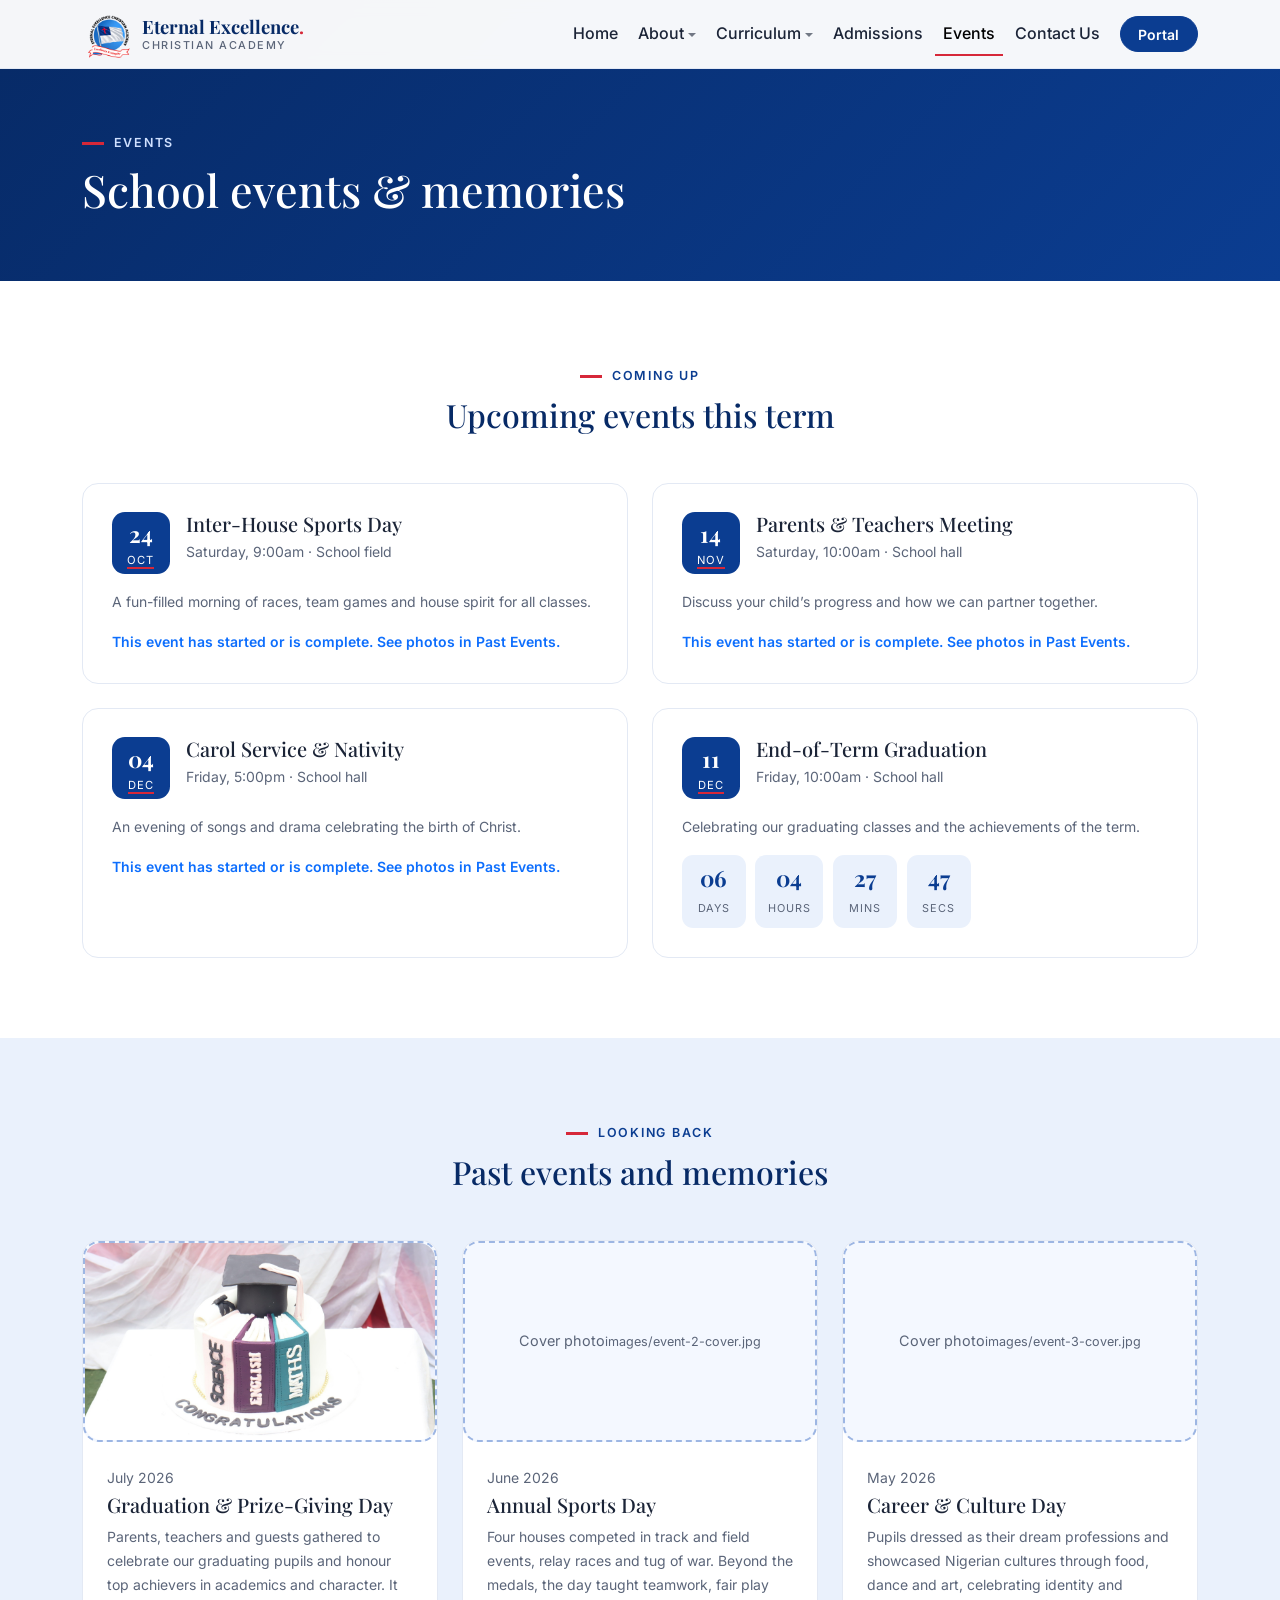
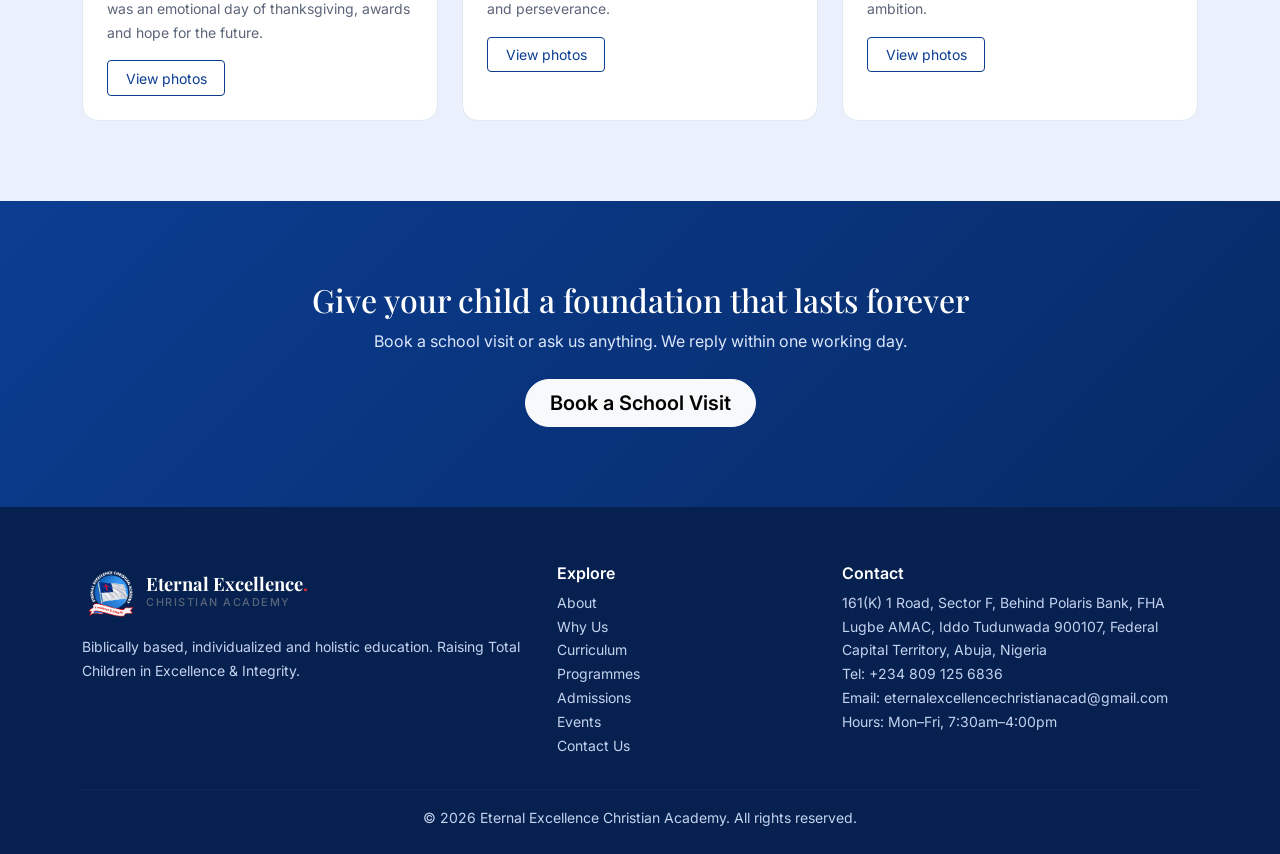
<file: events.html>
<!DOCTYPE html>
<html lang="en">

<head>
     <meta charset="utf-8">
     <meta name="viewport" content="width=device-width, initial-scale=1">
     <title>School Events | Eternal Excellence Christian Academy</title>
     <meta name="description"
          content="See upcoming events with countdowns and relive past events with photos at Eternal Excellence Christian Academy.">
     <meta name="theme-color" content="#0B3D91">
     <meta property="og:title" content="School Events | Eternal Excellence Christian Academy">
     <meta property="og:description"
          content="See upcoming events with countdowns and relive past events with photos at Eternal Excellence Christian Academy.">
     <meta property="og:type" content="website">
     <link rel="icon" href="images/favicon.png">
     <link rel="apple-touch-icon" href="images/favicon.png">
     <link rel="preconnect" href="https://fonts.googleapis.com">
     <link rel="preconnect" href="https://fonts.gstatic.com" crossorigin>
     <link href="https://fonts.googleapis.com/css2?family=Playfair+Display:wght@600;700&family=Inter:wght@400;500;600&display=swap"
          rel="stylesheet">
     <link href="https://cdn.jsdelivr.net/npm/bootstrap@5.3.3/dist/css/bootstrap.min.css" rel="stylesheet">
     <link href="css/style.css" rel="stylesheet">
</head>

<body>
     <a class="skip" href="#main">Skip to content</a>
     <nav class="navbar navbar-expand-lg fixed-top" aria-label="Main navigation">
          <div class="container">
               <a class="brand d-flex align-items-center gap-2" href="index.html">
                    <!-- LOGO: to swap in a new logo later, replace images/logo.png with your new file (same name), or
   change the src below to point to a different file. Keep a transparent background (PNG) for best results. -->
                    <img src="images/logo.png" alt="Eternal Excellence Christian Academy logo" height="52">
                    <span class="d-none d-sm-inline">Eternal Excellence<i>.</i><small>Christian Academy</small></span>
               </a>
               <button class="navbar-toggler" type="button" data-bs-toggle="collapse" data-bs-target="#nav"
                    aria-controls="nav" aria-expanded="false" aria-label="Toggle navigation"><span
                         class="navbar-toggler-icon"></span></button>
               <div class="collapse navbar-collapse" id="nav">
                    <ul class="navbar-nav ms-auto align-items-lg-center gap-lg-1">
                         <li class="nav-item"><a class="nav-link" href="index.html">Home</a></li>
                         <li class="nav-item dropdown"><a class="nav-link dropdown-toggle" href="#" role="button"
                                   data-bs-toggle="dropdown" aria-expanded="false">About</a>
                              <ul class="dropdown-menu">
                                   <li><a class="dropdown-item" href="about.html">About Us</a></li>
                                   <li><a class="dropdown-item" href="why-us.html">Why Us</a></li>
                              </ul>
                         </li>
                         <li class="nav-item dropdown"><a class="nav-link dropdown-toggle" href="#" role="button"
                                   data-bs-toggle="dropdown" aria-expanded="false">Curriculum</a>
                              <ul class="dropdown-menu">
                                   <li><a class="dropdown-item" href="curriculum.html">Curriculum</a></li>
                                   <li><a class="dropdown-item" href="programmes.html">Programmes</a></li>
                              </ul>
                         </li>
                         <li class="nav-item"><a class="nav-link" href="admissions.html">Admissions</a></li>
                         <li class="nav-item"><a class="nav-link active" href="events.html"
                                   aria-current="page">Events</a></li>
                         <li class="nav-item"><a class="nav-link" href="contact.html">Contact Us</a></li>
                         <!-- PORTAL: once portal.eeca.sch.ng is online this link will work immediately; nothing to change here. -->
                         <li class="nav-item ms-lg-2"><a class="btn btn-primary btn-sm"
                                   href="https://portal.eeca.sch.ng/" target="_blank" rel="noopener">Portal</a></li>
                    </ul>
               </div>
          </div>
     </nav>
     <header class="page-hero">
          <div class="container">
               <span class="eyebrow">Events</span>
               <h1 class="mt-2">School events &amp; memories</h1>
          </div>
     </header>
     <main id="main">
          <section class="">
               <div class="container">
                    <div class="text-center mx-auto mb-5" style="max-width:640px"><span class="eyebrow">Coming Up</span>
                         <h2 class="mt-2">Upcoming events this term</h2>
                    </div>
                    <!-- SAMPLE EVENTS: replace titles, dates, times and venues with your real term calendar. Copy a whole <div class="col-md-6"> block to add more. -->
                    <div class="row g-4" id="upcoming-list">
                         <div class="col-md-6">
                              <article class="card-x event">
                                   <div class="d-flex gap-3 align-items-start">
                                        <div class="datebox"><strong>24</strong><span>OCT</span></div>
                                        <div>
                                             <h3 class="h5 mb-1">Inter-House Sports Day</h3>
                                             <p class="small text-muted mb-2">Saturday, 9:00am &middot; School field</p>
                                        </div>
                                   </div>
                                   <p class="small text-muted mt-3">A fun-filled morning of races, team games and house
                                        spirit for all classes.</p>
                                   <!-- COUNTDOWN: this reads the date from data-date (format YYYY-MM-DDTHH:MM:SS, 24-hour time). Change only that. -->
                                   <div class="countdown" data-date="2026-10-24T09:00:00" role="timer"
                                        aria-label="Countdown to Inter-House Sports Day">
                                        <div><b data-u="d">--</b><small>Days</small></div>
                                        <div><b data-u="h">--</b><small>Hours</small></div>
                                        <div><b data-u="m">--</b><small>Mins</small></div>
                                        <div><b data-u="s">--</b><small>Secs</small></div>
                                   </div>
                                   <p class="cd-msg small fw-semibold text-primary mt-2 mb-0" hidden></p>
                              </article>
                         </div>
                         <div class="col-md-6">
                              <article class="card-x event">
                                   <div class="d-flex gap-3 align-items-start">
                                        <div class="datebox"><strong>14</strong><span>NOV</span></div>
                                        <div>
                                             <h3 class="h5 mb-1">Parents &amp; Teachers Meeting</h3>
                                             <p class="small text-muted mb-2">Saturday, 10:00am &middot; School hall</p>
                                        </div>
                                   </div>
                                   <p class="small text-muted mt-3">Discuss your child&rsquo;s progress and how we can
                                        partner together.</p>
                                   <!-- COUNTDOWN: this reads the date from data-date (format YYYY-MM-DDTHH:MM:SS, 24-hour time). Change only that. -->
                                   <div class="countdown" data-date="2026-11-14T10:00:00" role="timer"
                                        aria-label="Countdown to Parents &amp; Teachers Meeting">
                                        <div><b data-u="d">--</b><small>Days</small></div>
                                        <div><b data-u="h">--</b><small>Hours</small></div>
                                        <div><b data-u="m">--</b><small>Mins</small></div>
                                        <div><b data-u="s">--</b><small>Secs</small></div>
                                   </div>
                                   <p class="cd-msg small fw-semibold text-primary mt-2 mb-0" hidden></p>
                              </article>
                         </div>
                         <div class="col-md-6">
                              <article class="card-x event">
                                   <div class="d-flex gap-3 align-items-start">
                                        <div class="datebox"><strong>04</strong><span>DEC</span></div>
                                        <div>
                                             <h3 class="h5 mb-1">Carol Service &amp; Nativity</h3>
                                             <p class="small text-muted mb-2">Friday, 5:00pm &middot; School hall</p>
                                        </div>
                                   </div>
                                   <p class="small text-muted mt-3">An evening of songs and drama celebrating the birth
                                        of Christ.</p>
                                   <!-- COUNTDOWN: this reads the date from data-date (format YYYY-MM-DDTHH:MM:SS, 24-hour time). Change only that. -->
                                   <div class="countdown" data-date="2026-12-04T17:00:00" role="timer"
                                        aria-label="Countdown to Carol Service &amp; Nativity">
                                        <div><b data-u="d">--</b><small>Days</small></div>
                                        <div><b data-u="h">--</b><small>Hours</small></div>
                                        <div><b data-u="m">--</b><small>Mins</small></div>
                                        <div><b data-u="s">--</b><small>Secs</small></div>
                                   </div>
                                   <p class="cd-msg small fw-semibold text-primary mt-2 mb-0" hidden></p>
                              </article>
                         </div>
                         <div class="col-md-6">
                              <article class="card-x event">
                                   <div class="d-flex gap-3 align-items-start">
                                        <div class="datebox"><strong>11</strong><span>DEC</span></div>
                                        <div>
                                             <h3 class="h5 mb-1">End-of-Term Graduation</h3>
                                             <p class="small text-muted mb-2">Friday, 10:00am &middot; School hall</p>
                                        </div>
                                   </div>
                                   <p class="small text-muted mt-3">Celebrating our graduating classes and the
                                        achievements of the term.</p>
                                   <!-- COUNTDOWN: this reads the date from data-date (format YYYY-MM-DDTHH:MM:SS, 24-hour time). Change only that. -->
                                   <div class="countdown" data-date="2026-12-11T10:00:00" role="timer"
                                        aria-label="Countdown to End-of-Term Graduation">
                                        <div><b data-u="d">--</b><small>Days</small></div>
                                        <div><b data-u="h">--</b><small>Hours</small></div>
                                        <div><b data-u="m">--</b><small>Mins</small></div>
                                        <div><b data-u="s">--</b><small>Secs</small></div>
                                   </div>
                                   <p class="cd-msg small fw-semibold text-primary mt-2 mb-0" hidden></p>
                              </article>
                         </div>
                    </div>
               </div>
          </section>
          <section class="bg-soft">
               <div class="container">
                    <div class="text-center mx-auto mb-5" style="max-width:640px"><span class="eyebrow">Looking
                              Back</span>
                         <h2 class="mt-2">Past events and memories</h2>
                    </div>
                    <!-- PAST EVENTS: add newest first. For each event: cover photo (event-N-cover.jpg), 6 gallery photos (event-N-1.jpg ...), date and a short write-up. -->
                    <div class="row g-4" id="past-list">
                         <div class="col-md-6 col-lg-4">
                              <article class="card-x p-0 overflow-hidden">
                                   <div class="img-slot ratio ratio-16x9">
                                        <img src="images/event-1-cover.jpg"
                                             alt="Graduation &amp; Prize-Giving Day cover photo"
                                             class="w-100 h-100 object-fit-cover" loading="lazy">
                                   </div>
                                   <div class="p-4">
                                        <p class="small text-muted mb-1">July 2026</p>
                                        <h3 class="h5">Graduation &amp; Prize-Giving Day</h3>
                                        <p class="small text-muted">Parents, teachers and guests gathered to celebrate
                                             our graduating pupils and honour top achievers in academics and character.
                                             It was an emotional day of thanksgiving, awards and hope for the future.
                                        </p>
                                        <button class="btn btn-outline-primary btn-sm" data-bs-toggle="modal"
                                             data-bs-target="#ev1">View photos</button>
                                   </div>
                              </article>
                              <!-- PHOTO POPUP for this event. Each event needs a unique id (ev1); keep it matching the button above. -->
                              <div class="modal fade" id="ev1" tabindex="-1" aria-labelledby="ev1t" aria-hidden="true">
                                   <div class="modal-dialog modal-lg modal-dialog-scrollable">
                                        <div class="modal-content">
                                             <div class="modal-header">
                                                  <h4 class="modal-title h5" id="ev1t">Graduation &amp; Prize-Giving Day
                                                  </h4><button type="button" class="btn-close" data-bs-dismiss="modal"
                                                       aria-label="Close"></button>
                                             </div>
                                             <div class="modal-body">
                                                  <div class="row g-3">
                                                       <div class="col-6 col-md-4">
                                                            <div class="img-slot ratio ratio-4x3">
                                                                 <img src="images/event-1-1.jpg"
                                                                      alt="Graduation &amp; Prize-Giving Day photo 1"
                                                                      class="w-100 h-100 object-fit-cover"
                                                                      loading="lazy">
                                                            </div>
                                                       </div>
                                                       <div class="col-6 col-md-4">
                                                            <div class="img-slot ratio ratio-4x3">
                                                                 <img src="images/event-1-2.jpg"
                                                                      alt="Graduation &amp; Prize-Giving Day photo 2"
                                                                      class="w-100 h-100 object-fit-cover"
                                                                      loading="lazy">
                                                            </div>
                                                       </div>
                                                       <div class="col-6 col-md-4">
                                                            <div class="img-slot ratio ratio-4x3">
                                                                 <img src="images/event-1-3.jpg"
                                                                      alt="Graduation &amp; Prize-Giving Day photo 3"
                                                                      class="w-100 h-100 object-fit-cover"
                                                                      loading="lazy">
                                                            </div>
                                                       </div>
                                                       <div class="col-6 col-md-4">
                                                            <div class="img-slot ratio ratio-4x3">
                                                                 <img src="images/event-1-4.jpg"
                                                                      alt="Graduation &amp; Prize-Giving Day photo 4"
                                                                      class="w-100 h-100 object-fit-cover"
                                                                      loading="lazy">
                                                            </div>
                                                       </div>
                                                       <div class="col-6 col-md-4">
                                                            <div class="img-slot ratio ratio-4x3">
                                                                 <img src="images/event-1-5.jpg"
                                                                      alt="Graduation &amp; Prize-Giving Day photo 5"
                                                                      class="w-100 h-100 object-fit-cover"
                                                                      loading="lazy">
                                                            </div>
                                                       </div>
                                                       <div class="col-6 col-md-4">
                                                            <div class="img-slot ratio ratio-4x3">
                                                                 <img src="images/event-1-6.jpg"
                                                                      alt="Graduation &amp; Prize-Giving Day photo 6"
                                                                      class="w-100 h-100 object-fit-cover"
                                                                      loading="lazy">
                                                            </div>
                                                       </div>
                                                  </div>
                                             </div>
                                        </div>
                                   </div>
                              </div>
                         </div>
                         <div class="col-md-6 col-lg-4">
                              <article class="card-x p-0 overflow-hidden">
                                   <div class="img-slot ratio ratio-16x9">
                                        <!-- IMAGE SLOT: To add your photo, DELETE the <span> below and paste this in its place:
       <img src="images/event-2-cover.jpg" alt="Annual Sports Day cover photo" class="w-100 h-100 object-fit-cover" loading="lazy">
       Then save your photo in the "images" folder with the name event-2-cover.jpg -->
                                        <span>Cover photo<br><small>images/event-2-cover.jpg</small></span>
                                   </div>
                                   <div class="p-4">
                                        <p class="small text-muted mb-1">June 2026</p>
                                        <h3 class="h5">Annual Sports Day</h3>
                                        <p class="small text-muted">Four houses competed in track and field events,
                                             relay races and tug of war. Beyond the medals, the day taught teamwork,
                                             fair play and perseverance.</p>
                                        <button class="btn btn-outline-primary btn-sm" data-bs-toggle="modal"
                                             data-bs-target="#ev2">View photos</button>
                                   </div>
                              </article>
                              <!-- PHOTO POPUP for this event. Each event needs a unique id (ev2); keep it matching the button above. -->
                              <div class="modal fade" id="ev2" tabindex="-1" aria-labelledby="ev2t" aria-hidden="true">
                                   <div class="modal-dialog modal-lg modal-dialog-scrollable">
                                        <div class="modal-content">
                                             <div class="modal-header">
                                                  <h4 class="modal-title h5" id="ev2t">Annual Sports Day</h4><button
                                                       type="button" class="btn-close" data-bs-dismiss="modal"
                                                       aria-label="Close"></button>
                                             </div>
                                             <div class="modal-body">
                                                  <div class="row g-3">
                                                       <div class="col-6 col-md-4">
                                                            <div class="img-slot ratio ratio-4x3">
                                                                 <!-- IMAGE SLOT: To add your photo, DELETE the <span> below and paste this in its place:
       <img src="images/event-2-1.jpg" alt="Annual Sports Day photo 1" class="w-100 h-100 object-fit-cover" loading="lazy">
       Then save your photo in the "images" folder with the name event-2-1.jpg -->
                                                                 <span>Photo
                                                                      1<br><small>images/event-2-1.jpg</small></span>
                                                            </div>
                                                       </div>
                                                       <div class="col-6 col-md-4">
                                                            <div class="img-slot ratio ratio-4x3">
                                                                 <!-- IMAGE SLOT: To add your photo, DELETE the <span> below and paste this in its place:
       <img src="images/event-2-2.jpg" alt="Annual Sports Day photo 2" class="w-100 h-100 object-fit-cover" loading="lazy">
       Then save your photo in the "images" folder with the name event-2-2.jpg -->
                                                                 <span>Photo
                                                                      2<br><small>images/event-2-2.jpg</small></span>
                                                            </div>
                                                       </div>
                                                       <div class="col-6 col-md-4">
                                                            <div class="img-slot ratio ratio-4x3">
                                                                 <!-- IMAGE SLOT: To add your photo, DELETE the <span> below and paste this in its place:
       <img src="images/event-2-3.jpg" alt="Annual Sports Day photo 3" class="w-100 h-100 object-fit-cover" loading="lazy">
       Then save your photo in the "images" folder with the name event-2-3.jpg -->
                                                                 <span>Photo
                                                                      3<br><small>images/event-2-3.jpg</small></span>
                                                            </div>
                                                       </div>
                                                       <div class="col-6 col-md-4">
                                                            <div class="img-slot ratio ratio-4x3">
                                                                 <!-- IMAGE SLOT: To add your photo, DELETE the <span> below and paste this in its place:
       <img src="images/event-2-4.jpg" alt="Annual Sports Day photo 4" class="w-100 h-100 object-fit-cover" loading="lazy">
       Then save your photo in the "images" folder with the name event-2-4.jpg -->
                                                                 <span>Photo
                                                                      4<br><small>images/event-2-4.jpg</small></span>
                                                            </div>
                                                       </div>
                                                       <div class="col-6 col-md-4">
                                                            <div class="img-slot ratio ratio-4x3">
                                                                 <!-- IMAGE SLOT: To add your photo, DELETE the <span> below and paste this in its place:
       <img src="images/event-2-5.jpg" alt="Annual Sports Day photo 5" class="w-100 h-100 object-fit-cover" loading="lazy">
       Then save your photo in the "images" folder with the name event-2-5.jpg -->
                                                                 <span>Photo
                                                                      5<br><small>images/event-2-5.jpg</small></span>
                                                            </div>
                                                       </div>
                                                       <div class="col-6 col-md-4">
                                                            <div class="img-slot ratio ratio-4x3">
                                                                 <!-- IMAGE SLOT: To add your photo, DELETE the <span> below and paste this in its place:
       <img src="images/event-2-6.jpg" alt="Annual Sports Day photo 6" class="w-100 h-100 object-fit-cover" loading="lazy">
       Then save your photo in the "images" folder with the name event-2-6.jpg -->
                                                                 <span>Photo
                                                                      6<br><small>images/event-2-6.jpg</small></span>
                                                            </div>
                                                       </div>
                                                  </div>
                                             </div>
                                        </div>
                                   </div>
                              </div>
                         </div>
                         <div class="col-md-6 col-lg-4">
                              <article class="card-x p-0 overflow-hidden">
                                   <div class="img-slot ratio ratio-16x9">
                                        <!-- IMAGE SLOT: To add your photo, DELETE the <span> below and paste this in its place:
       <img src="images/event-3-cover.jpg" alt="Career &amp; Culture Day cover photo" class="w-100 h-100 object-fit-cover" loading="lazy">
       Then save your photo in the "images" folder with the name event-3-cover.jpg -->
                                        <span>Cover photo<br><small>images/event-3-cover.jpg</small></span>
                                   </div>
                                   <div class="p-4">
                                        <p class="small text-muted mb-1">May 2026</p>
                                        <h3 class="h5">Career &amp; Culture Day</h3>
                                        <p class="small text-muted">Pupils dressed as their dream professions and
                                             showcased Nigerian cultures through food, dance and art, celebrating
                                             identity and ambition.</p>
                                        <button class="btn btn-outline-primary btn-sm" data-bs-toggle="modal"
                                             data-bs-target="#ev3">View photos</button>
                                   </div>
                              </article>
                              <!-- PHOTO POPUP for this event. Each event needs a unique id (ev3); keep it matching the button above. -->
                              <div class="modal fade" id="ev3" tabindex="-1" aria-labelledby="ev3t" aria-hidden="true">
                                   <div class="modal-dialog modal-lg modal-dialog-scrollable">
                                        <div class="modal-content">
                                             <div class="modal-header">
                                                  <h4 class="modal-title h5" id="ev3t">Career &amp; Culture Day</h4>
                                                  <button type="button" class="btn-close" data-bs-dismiss="modal"
                                                       aria-label="Close"></button>
                                             </div>
                                             <div class="modal-body">
                                                  <div class="row g-3">
                                                       <div class="col-6 col-md-4">
                                                            <div class="img-slot ratio ratio-4x3">
                                                                 <!-- IMAGE SLOT: To add your photo, DELETE the <span> below and paste this in its place:
       <img src="images/event-3-1.jpg" alt="Career &amp; Culture Day photo 1" class="w-100 h-100 object-fit-cover" loading="lazy">
       Then save your photo in the "images" folder with the name event-3-1.jpg -->
                                                                 <span>Photo
                                                                      1<br><small>images/event-3-1.jpg</small></span>
                                                            </div>
                                                       </div>
                                                       <div class="col-6 col-md-4">
                                                            <div class="img-slot ratio ratio-4x3">
                                                                 <!-- IMAGE SLOT: To add your photo, DELETE the <span> below and paste this in its place:
       <img src="images/event-3-2.jpg" alt="Career &amp; Culture Day photo 2" class="w-100 h-100 object-fit-cover" loading="lazy">
       Then save your photo in the "images" folder with the name event-3-2.jpg -->
                                                                 <span>Photo
                                                                      2<br><small>images/event-3-2.jpg</small></span>
                                                            </div>
                                                       </div>
                                                       <div class="col-6 col-md-4">
                                                            <div class="img-slot ratio ratio-4x3">
                                                                 <!-- IMAGE SLOT: To add your photo, DELETE the <span> below and paste this in its place:
       <img src="images/event-3-3.jpg" alt="Career &amp; Culture Day photo 3" class="w-100 h-100 object-fit-cover" loading="lazy">
       Then save your photo in the "images" folder with the name event-3-3.jpg -->
                                                                 <span>Photo
                                                                      3<br><small>images/event-3-3.jpg</small></span>
                                                            </div>
                                                       </div>
                                                       <div class="col-6 col-md-4">
                                                            <div class="img-slot ratio ratio-4x3">
                                                                 <!-- IMAGE SLOT: To add your photo, DELETE the <span> below and paste this in its place:
       <img src="images/event-3-4.jpg" alt="Career &amp; Culture Day photo 4" class="w-100 h-100 object-fit-cover" loading="lazy">
       Then save your photo in the "images" folder with the name event-3-4.jpg -->
                                                                 <span>Photo
                                                                      4<br><small>images/event-3-4.jpg</small></span>
                                                            </div>
                                                       </div>
                                                       <div class="col-6 col-md-4">
                                                            <div class="img-slot ratio ratio-4x3">
                                                                 <!-- IMAGE SLOT: To add your photo, DELETE the <span> below and paste this in its place:
       <img src="images/event-3-5.jpg" alt="Career &amp; Culture Day photo 5" class="w-100 h-100 object-fit-cover" loading="lazy">
       Then save your photo in the "images" folder with the name event-3-5.jpg -->
                                                                 <span>Photo
                                                                      5<br><small>images/event-3-5.jpg</small></span>
                                                            </div>
                                                       </div>
                                                       <div class="col-6 col-md-4">
                                                            <div class="img-slot ratio ratio-4x3">
                                                                 <!-- IMAGE SLOT: To add your photo, DELETE the <span> below and paste this in its place:
       <img src="images/event-3-6.jpg" alt="Career &amp; Culture Day photo 6" class="w-100 h-100 object-fit-cover" loading="lazy">
       Then save your photo in the "images" folder with the name event-3-6.jpg -->
                                                                 <span>Photo
                                                                      6<br><small>images/event-3-6.jpg</small></span>
                                                            </div>
                                                       </div>
                                                  </div>
                                             </div>
                                        </div>
                                   </div>
                              </div>
                         </div>
                    </div>
               </div>
          </section>
          <!-- ARCHIVE: when the list grows, you can group past events by year using extra headings such as <h3>2025</h3> -->
     </main>
     <section class="cta">
          <div class="container" style="max-width:720px">
               <h2>Give your child a foundation that lasts forever</h2>
               <p class="mb-4" style="color:#dbe6fb">Book a school visit or ask us anything. We reply within one working
                    day.</p>
               <a href="contact.html" class="btn btn-light btn-lg rounded-pill fw-semibold px-4">Book a School Visit</a>
          </div>
     </section>
     <footer class="site">
          <div class="container">
               <div class="row g-4">
                    <div class="col-lg-5">
                         <a class="brand d-flex align-items-center gap-2" href="index.html" style="color:#fff">
                              <img src="images/logo-dark.png" alt="Eternal Excellence Christian Academy logo"
                                   height="56">
                              <span class="d-none d-sm-inline">Eternal Excellence<i>.</i><small>Christian
                                        Academy</small></span>
                         </a>
                         <p class="mt-3 small">Biblically based, individualized and holistic education. Raising Total
                              Children in Excellence &amp; Integrity.</p>
                         <!-- SOCIAL LINKS: add your Facebook / Instagram / YouTube links here, e.g. <a href="https://facebook.com/yourpage">Facebook</a> -->
                    </div>
                    <div class="col-6 col-lg-3">
                         <h3>Explore</h3>
                         <ul class="list-unstyled small">
                              <li><a href="about.html">About</a></li>
                              <li><a href="why-us.html">Why Us</a></li>
                              <li><a href="curriculum.html">Curriculum</a></li>
                              <li><a href="programmes.html">Programmes</a></li>
                              <li><a href="admissions.html">Admissions</a></li>
                              <li><a href="events.html">Events</a></li>
                              <li><a href="contact.html">Contact Us</a></li>
                         </ul>
                    </div>
                    <div class="col-6 col-lg-4">
                         <h3>Contact</h3>
                         <address class="small text-break">
                              161(K) 1 Road, Sector F, Behind Polaris Bank, FHA Lugbe AMAC, Iddo Tudunwada 900107,
                              Federal Capital Territory, Abuja, Nigeria<br>Tel: +234 809 125 6836<br>Email: <a
                                   href="mailto:eternalexcellencechristianacad@gmail.com">eternalexcellencechristianacad@gmail.com</a><br>
                              Hours: Mon&ndash;Fri, 7:30am&ndash;4:00pm
                         </address>
                    </div>
               </div>
               <hr style="border-color:#2a4479">
               <p class="small text-center mb-0">&copy; <span id="yr">2026</span> Eternal Excellence Christian Academy.
                    All rights reserved.</p>
          </div>
     </footer>
     <script src="https://cdn.jsdelivr.net/npm/bootstrap@5.3.3/dist/js/bootstrap.bundle.min.js" defer></script>
     <script src="js/config.js" defer></script>
     <script src="js/events-live.js" defer></script>
     <script src="js/main.js" defer></script>
</body>

</html>
</file>
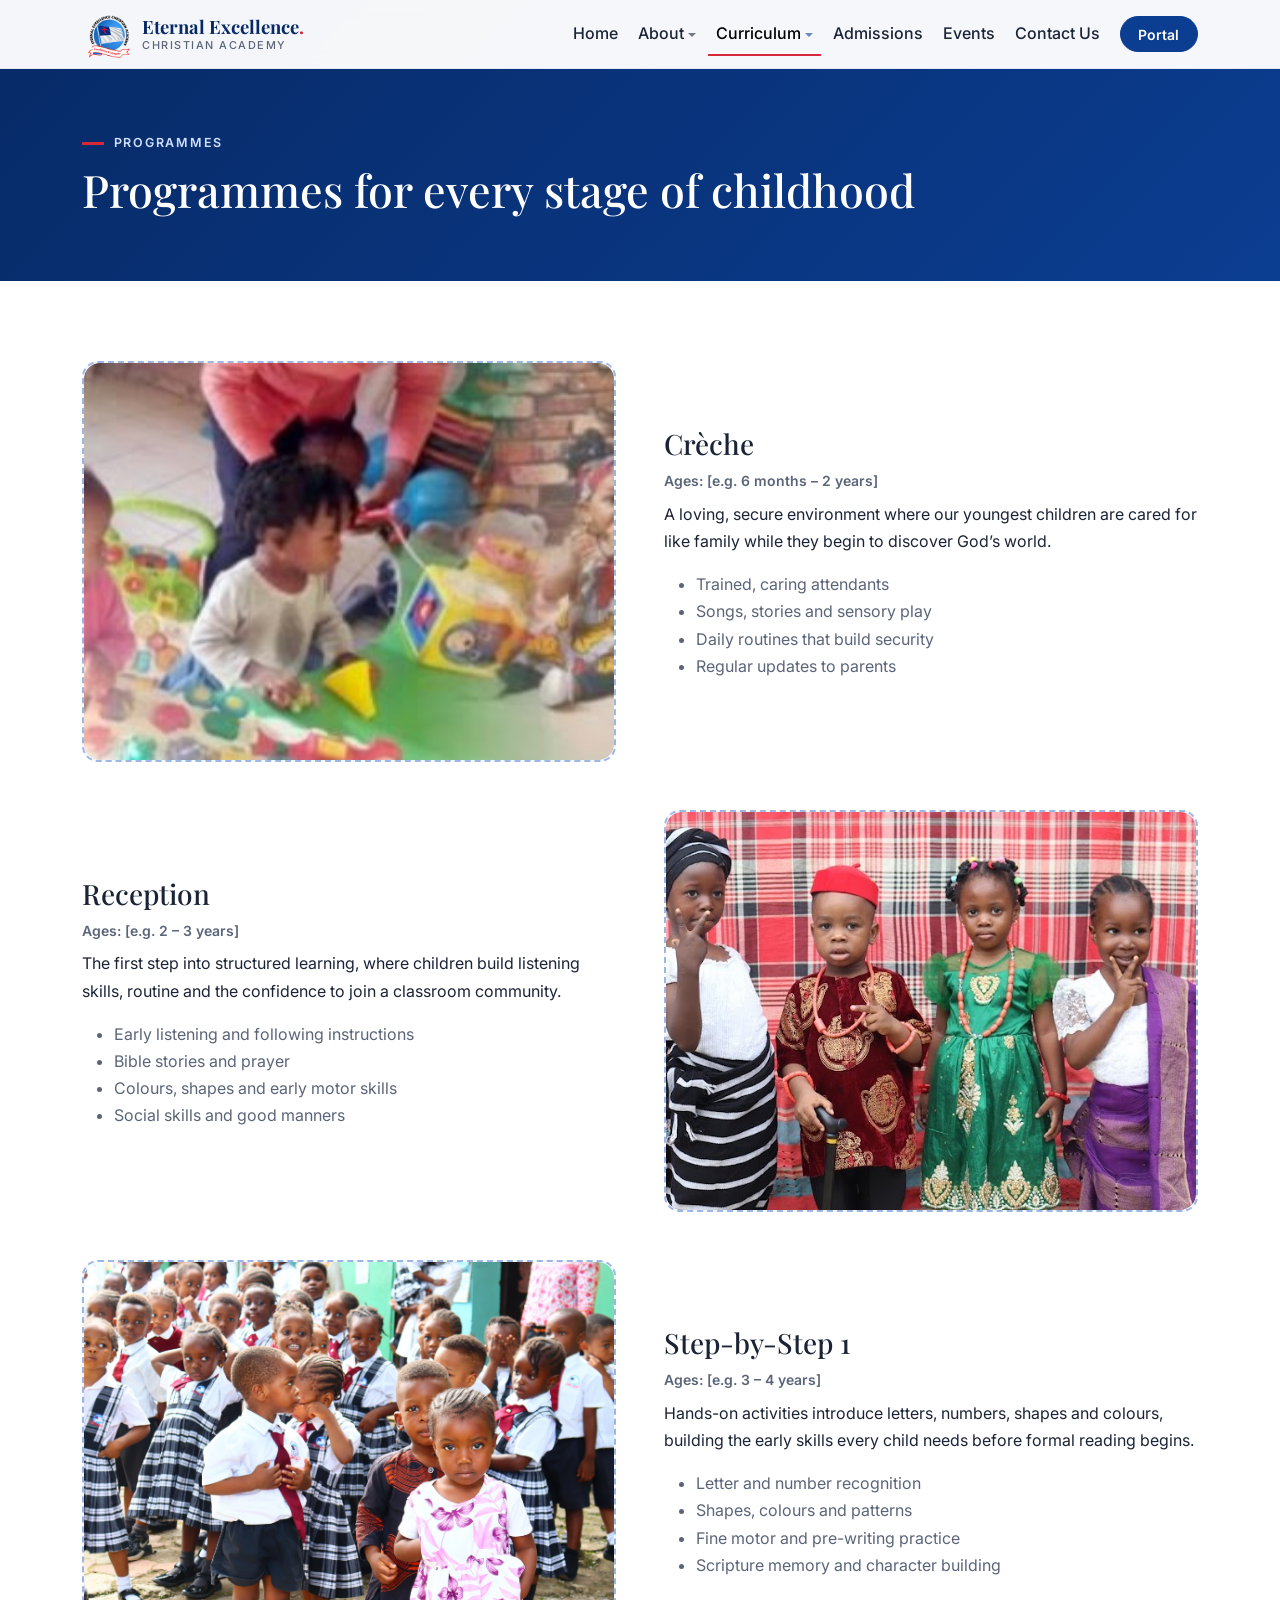
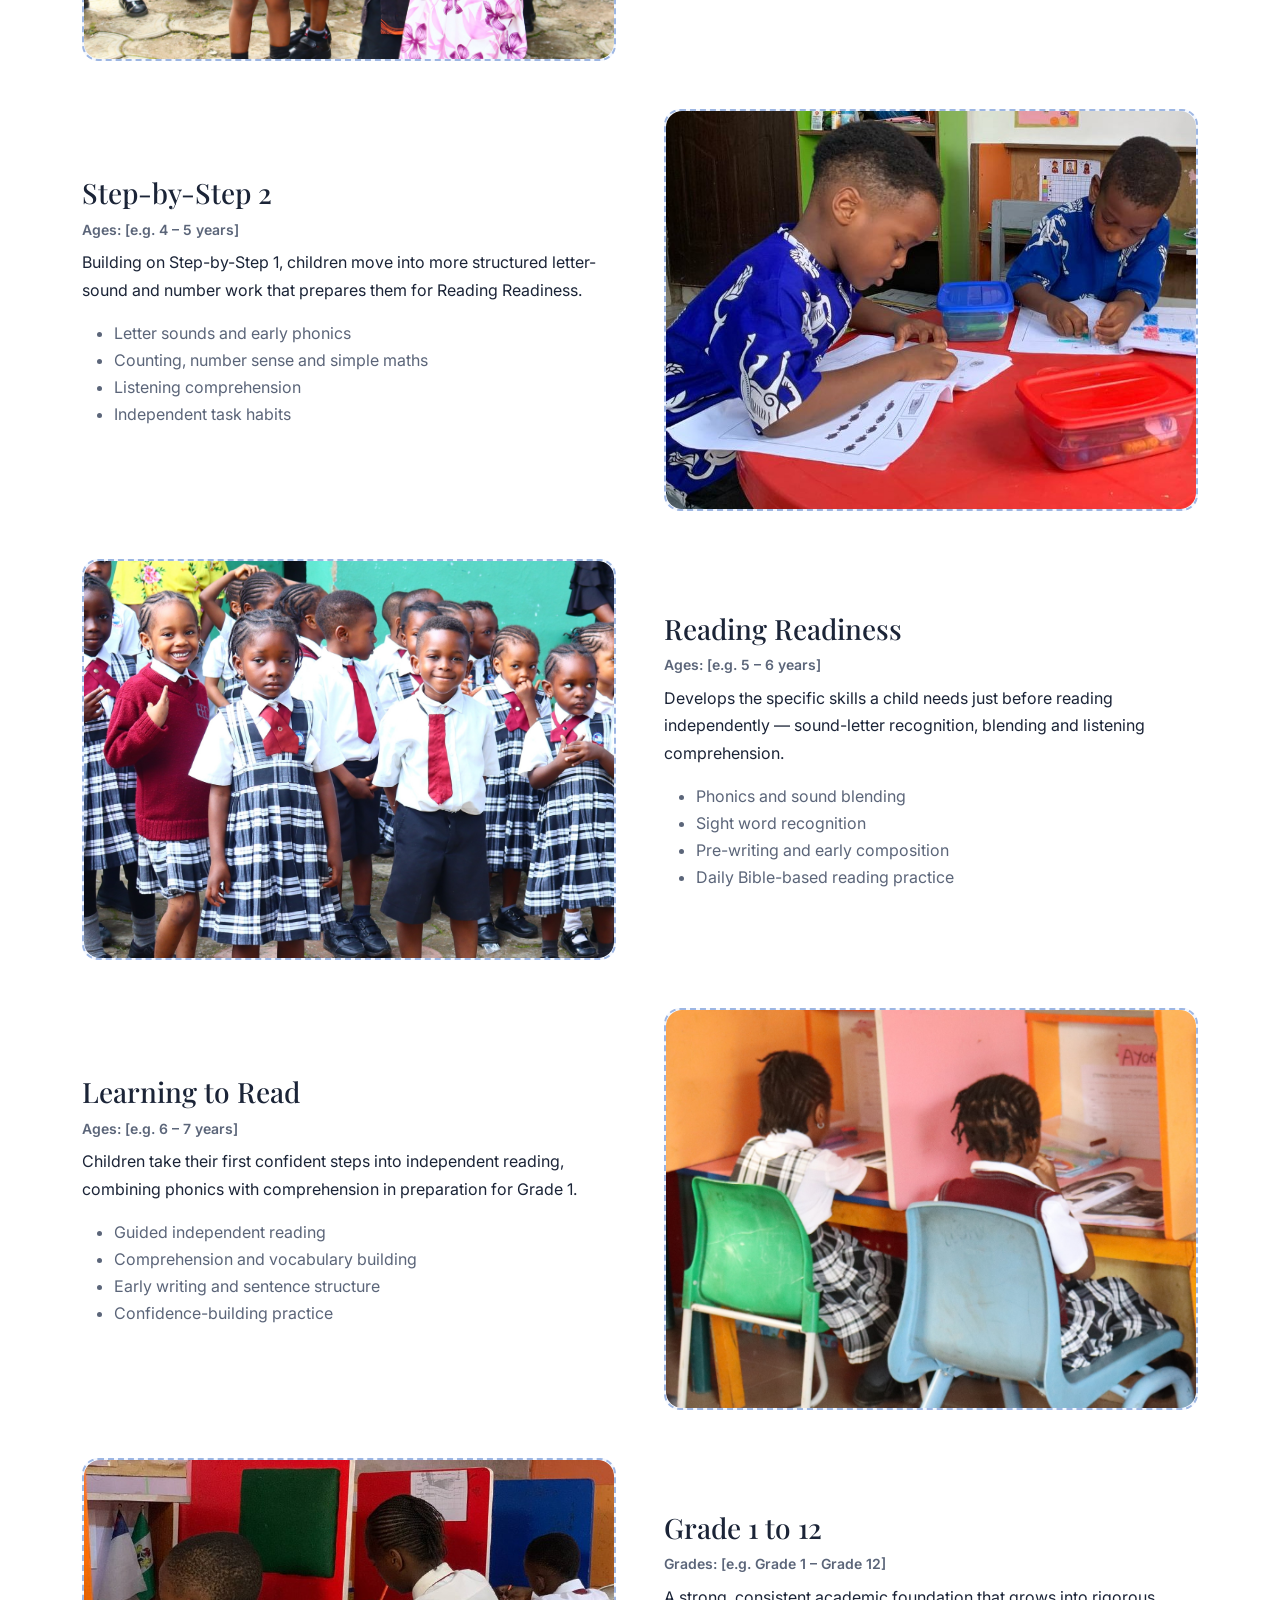
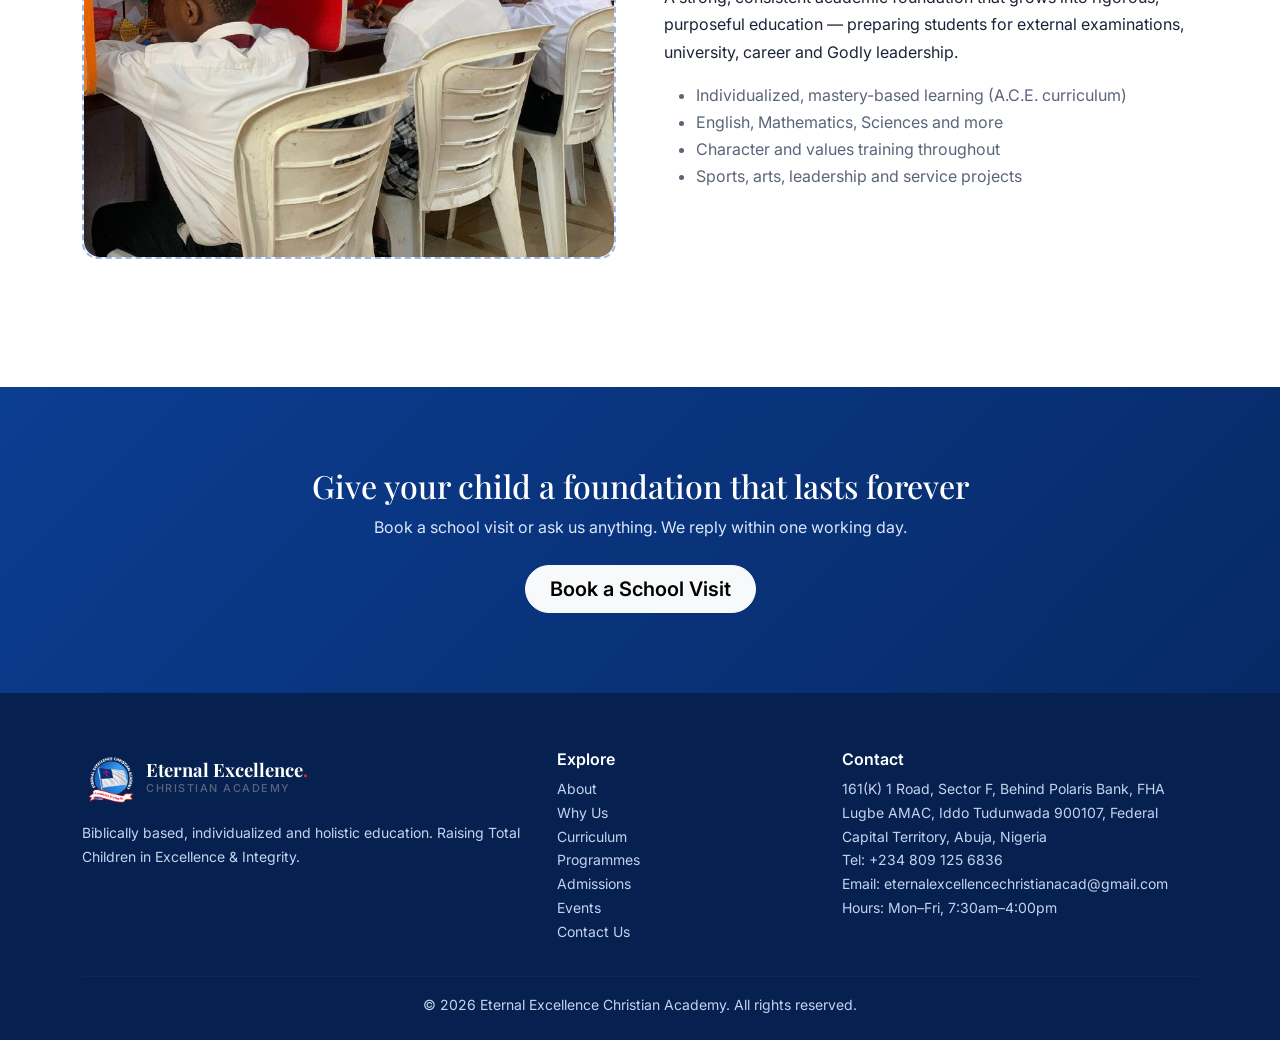
<file: programmes.html>
<!DOCTYPE html>
<html lang="en">

<head>
     <meta charset="utf-8">
     <meta name="viewport" content="width=device-width, initial-scale=1">
     <title>Programmes: Creche to Grade 12 | Eternal Excellence Christian Academy</title>
     <meta name="description"
          content="Explore creche, reception, primary and secondary programmes at Eternal Excellence Christian Academy.">
     <meta name="theme-color" content="#0B3D91">
     <meta property="og:title" content="Programmes: Creche to Grade 12 | Eternal Excellence Christian Academy">
     <meta property="og:description"
          content="Explore creche, reception, primary and secondary programmes at Eternal Excellence Christian Academy.">
     <meta property="og:type" content="website">
     <link rel="icon" href="images/favicon.png">
     <link rel="apple-touch-icon" href="images/favicon.png">
     <link rel="preconnect" href="https://fonts.googleapis.com">
     <link rel="preconnect" href="https://fonts.gstatic.com" crossorigin>
     <link href="https://fonts.googleapis.com/css2?family=Playfair+Display:wght@600;700&family=Inter:wght@400;500;600&display=swap"
          rel="stylesheet">
     <link href="https://cdn.jsdelivr.net/npm/bootstrap@5.3.3/dist/css/bootstrap.min.css" rel="stylesheet">
     <link href="css/style.css" rel="stylesheet">
</head>

<body>
     <a class="skip" href="#main">Skip to content</a>
     <nav class="navbar navbar-expand-lg fixed-top" aria-label="Main navigation">
          <div class="container">
               <a class="brand d-flex align-items-center gap-2" href="index.html">
                    <!-- LOGO: to swap in a new logo later, replace images/logo.png with your new file (same name), or
   change the src below to point to a different file. Keep a transparent background (PNG) for best results. -->
                    <img src="images/logo.png" alt="Eternal Excellence Christian Academy logo" height="52">
                    <span class="d-none d-sm-inline">Eternal Excellence<i>.</i><small>Christian Academy</small></span>
               </a>
               <button class="navbar-toggler" type="button" data-bs-toggle="collapse" data-bs-target="#nav"
                    aria-controls="nav" aria-expanded="false" aria-label="Toggle navigation"><span
                         class="navbar-toggler-icon"></span></button>
               <div class="collapse navbar-collapse" id="nav">
                    <ul class="navbar-nav ms-auto align-items-lg-center gap-lg-1">
                         <li class="nav-item"><a class="nav-link" href="index.html">Home</a></li>
                         <li class="nav-item dropdown"><a class="nav-link dropdown-toggle" href="#" role="button"
                                   data-bs-toggle="dropdown" aria-expanded="false">About</a>
                              <ul class="dropdown-menu">
                                   <li><a class="dropdown-item" href="about.html">About Us</a></li>
                                   <li><a class="dropdown-item" href="why-us.html">Why Us</a></li>
                              </ul>
                         </li>
                         <li class="nav-item dropdown"><a class="nav-link dropdown-toggle active" href="#" role="button"
                                   data-bs-toggle="dropdown" aria-expanded="false">Curriculum</a>
                              <ul class="dropdown-menu">
                                   <li><a class="dropdown-item" href="curriculum.html">Curriculum</a></li>
                                   <li><a class="dropdown-item active" href="programmes.html"
                                             aria-current="page">Programmes</a></li>
                              </ul>
                         </li>
                         <li class="nav-item"><a class="nav-link" href="admissions.html">Admissions</a></li>
                         <li class="nav-item"><a class="nav-link" href="events.html">Events</a></li>
                         <li class="nav-item"><a class="nav-link" href="contact.html">Contact Us</a></li>
                         <!-- PORTAL: once portal.eeca.sch.ng is online this link will work immediately; nothing to change here. -->
                         <li class="nav-item ms-lg-2"><a class="btn btn-primary btn-sm"
                                   href="https://portal.eeca.sch.ng/" target="_blank" rel="noopener">Portal</a></li>
                    </ul>
               </div>
          </div>
     </nav>
     <header class="page-hero">
          <div class="container">
               <span class="eyebrow">Programmes</span>
               <h1 class="mt-2">Programmes for every stage of childhood</h1>
          </div>
     </header>
     <main id="main">
          <section class="">
               <div class="container">
                    <div class="row g-5 align-items-center mb-5" id="creche">
                         <div class="col-lg-6">
                              <div class="img-slot ratio ratio-4x3">
                                   <img src="images/creche.jpg"
                                        alt="Creche learners at Eternal Excellence Christian Academy"
                                        class="w-100 h-100 object-fit-cover" loading="lazy">
                              </div>
                         </div>
                         <div class="col-lg-6">
                              <h2 class="h3">Cr&egrave;che</h2>
                              <p class="text-muted small fw-semibold mb-2"><!-- EDIT age range --> Ages: [e.g. 6 months
                                   &ndash; 2 years]</p>
                              <p>A loving, secure environment where our youngest children are cared for like family
                                   while they begin to discover God&rsquo;s world.</p>
                              <ul class="text-muted">
                                   <li>Trained, caring attendants</li>
                                   <li>Songs, stories and sensory play</li>
                                   <li>Daily routines that build security</li>
                                   <li>Regular updates to parents</li>
                              </ul>
                         </div>
                    </div>
                    <div class="row g-5 align-items-center mb-5" id="reception">
                         <div class="col-lg-6 order-lg-2">
                              <div class="img-slot ratio ratio-4x3">
                                   <img src="images/reception.jpg"
                                        alt="Reception learners at Eternal Excellence Christian Academy"
                                        class="w-100 h-100 object-fit-cover" loading="lazy">
                              </div>
                         </div>
                         <div class="col-lg-6">
                              <h2 class="h3">Reception</h2>
                              <p class="text-muted small fw-semibold mb-2"><!-- EDIT age range --> Ages: [e.g. 2 &ndash;
                                   3 years]</p>
                              <p>The first step into structured learning, where children build listening skills, routine
                                   and the confidence to join a classroom community.</p>
                              <ul class="text-muted">
                                   <li>Early listening and following instructions</li>
                                   <li>Bible stories and prayer</li>
                                   <li>Colours, shapes and early motor skills</li>
                                   <li>Social skills and good manners</li>
                              </ul>
                         </div>
                    </div>
                    <div class="row g-5 align-items-center mb-5" id="step1">
                         <div class="col-lg-6">
                              <div class="img-slot ratio ratio-4x3">
                                   <img src="images/step1.jpg"
                                        alt="Step-by-Step 1 learners at Eternal Excellence Christian Academy"
                                        class="w-100 h-100 object-fit-cover" loading="lazy">
                              </div>
                         </div>
                         <div class="col-lg-6">
                              <h2 class="h3">Step-by-Step 1</h2>
                              <p class="text-muted small fw-semibold mb-2"><!-- EDIT age range --> Ages: [e.g. 3 &ndash;
                                   4 years]</p>
                              <p>Hands-on activities introduce letters, numbers, shapes and colours, building the early
                                   skills every child needs before formal reading begins.</p>
                              <ul class="text-muted">
                                   <li>Letter and number recognition</li>
                                   <li>Shapes, colours and patterns</li>
                                   <li>Fine motor and pre-writing practice</li>
                                   <li>Scripture memory and character building</li>
                              </ul>
                         </div>
                    </div>
                    <div class="row g-5 align-items-center mb-5" id="step2">
                         <div class="col-lg-6 order-lg-2">
                              <div class="img-slot ratio ratio-4x3">
                                   <img src="images/step2.jpg"
                                        alt="Step-by-Step 2 learners at Eternal Excellence Christian Academy"
                                        class="w-100 h-100 object-fit-cover" loading="lazy">
                              </div>
                         </div>
                         <div class="col-lg-6">
                              <h2 class="h3">Step-by-Step 2</h2>
                              <p class="text-muted small fw-semibold mb-2"><!-- EDIT age range --> Ages: [e.g. 4 &ndash;
                                   5 years]</p>
                              <p>Building on Step-by-Step 1, children move into more structured letter-sound and number
                                   work that prepares them for Reading Readiness.</p>
                              <ul class="text-muted">
                                   <li>Letter sounds and early phonics</li>
                                   <li>Counting, number sense and simple maths</li>
                                   <li>Listening comprehension</li>
                                   <li>Independent task habits</li>
                              </ul>
                         </div>
                    </div>
                    <div class="row g-5 align-items-center mb-5" id="reading-readiness">
                         <div class="col-lg-6">
                              <div class="img-slot ratio ratio-4x3">
                                   <img src="images/reading-readiness.jpg"
                                        alt="Reading Readiness learners at Eternal Excellence Christian Academy"
                                        class="w-100 h-100 object-fit-cover" loading="lazy">
                              </div>
                         </div>
                         <div class="col-lg-6">
                              <h2 class="h3">Reading Readiness</h2>
                              <p class="text-muted small fw-semibold mb-2"><!-- EDIT age range --> Ages: [e.g. 5 &ndash;
                                   6 years]</p>
                              <p>Develops the specific skills a child needs just before reading independently &mdash;
                                   sound-letter recognition, blending and listening comprehension.</p>
                              <ul class="text-muted">
                                   <li>Phonics and sound blending</li>
                                   <li>Sight word recognition</li>
                                   <li>Pre-writing and early composition</li>
                                   <li>Daily Bible-based reading practice</li>
                              </ul>
                         </div>
                    </div>
                    <div class="row g-5 align-items-center mb-5" id="learning-to-read">
                         <div class="col-lg-6 order-lg-2">
                              <div class="img-slot ratio ratio-4x3">
                                   <img src="images/learning-to-read.jpg"
                                        alt="Learning to Read learners at Eternal Excellence Christian Academy"
                                        class="w-100 h-100 object-fit-cover" loading="lazy">
                              </div>
                         </div>
                         <div class="col-lg-6">
                              <h2 class="h3">Learning to Read</h2>
                              <p class="text-muted small fw-semibold mb-2"><!-- EDIT age range --> Ages: [e.g. 6 &ndash;
                                   7 years]</p>
                              <p>Children take their first confident steps into independent reading, combining phonics
                                   with comprehension in preparation for Grade 1.</p>
                              <ul class="text-muted">
                                   <li>Guided independent reading</li>
                                   <li>Comprehension and vocabulary building</li>
                                   <li>Early writing and sentence structure</li>
                                   <li>Confidence-building practice</li>
                              </ul>
                         </div>
                    </div>
                    <div class="row g-5 align-items-center mb-5" id="grade1-12">
                         <div class="col-lg-6">
                              <div class="img-slot ratio ratio-4x3">
                                   <img src="images/grade1-12.jpg"
                                        alt="Grade 1 to 12 learners at Eternal Excellence Christian Academy"
                                        class="w-100 h-100 object-fit-cover" loading="lazy">
                              </div>
                         </div>
                         <div class="col-lg-6">
                              <h2 class="h3">Grade 1 to 12</h2>
                              <p class="text-muted small fw-semibold mb-2"><!-- EDIT grades --> Grades: [e.g. Grade 1
                                   &ndash; Grade 12]</p>
                              <p>A strong, consistent academic foundation that grows into rigorous, purposeful education
                                   &mdash; preparing students for external examinations, university, career and Godly
                                   leadership.</p>
                              <ul class="text-muted">
                                   <li>Individualized, mastery-based learning (A.C.E. curriculum)</li>
                                   <li>English, Mathematics, Sciences and more</li>
                                   <li>Character and values training throughout</li>
                                   <li>Sports, arts, leadership and service projects</li>
                              </ul>
                         </div>
                    </div>
               </div>
          </section><!-- CURRICULUM NOTE: add details about exams and extra-curricular activities here -->
     </main>
     <section class="cta">
          <div class="container" style="max-width:720px">
               <h2>Give your child a foundation that lasts forever</h2>
               <p class="mb-4" style="color:#dbe6fb">Book a school visit or ask us anything. We reply within one working
                    day.</p>
               <a href="contact.html" class="btn btn-light btn-lg rounded-pill fw-semibold px-4">Book a School Visit</a>
          </div>
     </section>
     <footer class="site">
          <div class="container">
               <div class="row g-4">
                    <div class="col-lg-5">
                         <a class="brand d-flex align-items-center gap-2" href="index.html" style="color:#fff">
                              <img src="images/logo-dark.png" alt="Eternal Excellence Christian Academy logo"
                                   height="56">
                              <span class="d-none d-sm-inline">Eternal Excellence<i>.</i><small>Christian
                                        Academy</small></span>
                         </a>
                         <p class="mt-3 small">Biblically based, individualized and holistic education. Raising Total
                              Children in Excellence &amp; Integrity.</p>
                         <!-- SOCIAL LINKS: add your Facebook / Instagram / YouTube links here, e.g. <a href="https://facebook.com/yourpage">Facebook</a> -->
                    </div>
                    <div class="col-6 col-lg-3">
                         <h3>Explore</h3>
                         <ul class="list-unstyled small">
                              <li><a href="about.html">About</a></li>
                              <li><a href="why-us.html">Why Us</a></li>
                              <li><a href="curriculum.html">Curriculum</a></li>
                              <li><a href="programmes.html">Programmes</a></li>
                              <li><a href="admissions.html">Admissions</a></li>
                              <li><a href="events.html">Events</a></li>
                              <li><a href="contact.html">Contact Us</a></li>
                         </ul>
                    </div>
                    <div class="col-6 col-lg-4">
                         <h3>Contact</h3>
                         <address class="small text-break">
                              161(K) 1 Road, Sector F, Behind Polaris Bank, FHA Lugbe AMAC, Iddo Tudunwada 900107,
                              Federal Capital Territory, Abuja, Nigeria<br>Tel: +234 809 125 6836<br>Email: <a
                                   href="mailto:eternalexcellencechristianacad@gmail.com">eternalexcellencechristianacad@gmail.com</a><br>
                              Hours: Mon&ndash;Fri, 7:30am&ndash;4:00pm
                         </address>
                    </div>
               </div>
               <hr style="border-color:#2a4479">
               <p class="small text-center mb-0">&copy; <span id="yr">2026</span> Eternal Excellence Christian Academy.
                    All rights reserved.</p>
          </div>
     </footer>
     <script src="https://cdn.jsdelivr.net/npm/bootstrap@5.3.3/dist/js/bootstrap.bundle.min.js" defer></script>
     <script src="js/config.js" defer></script>
     <script src="js/events-live.js" defer></script>
     <script src="js/main.js" defer></script>
</body>

</html>
</file>
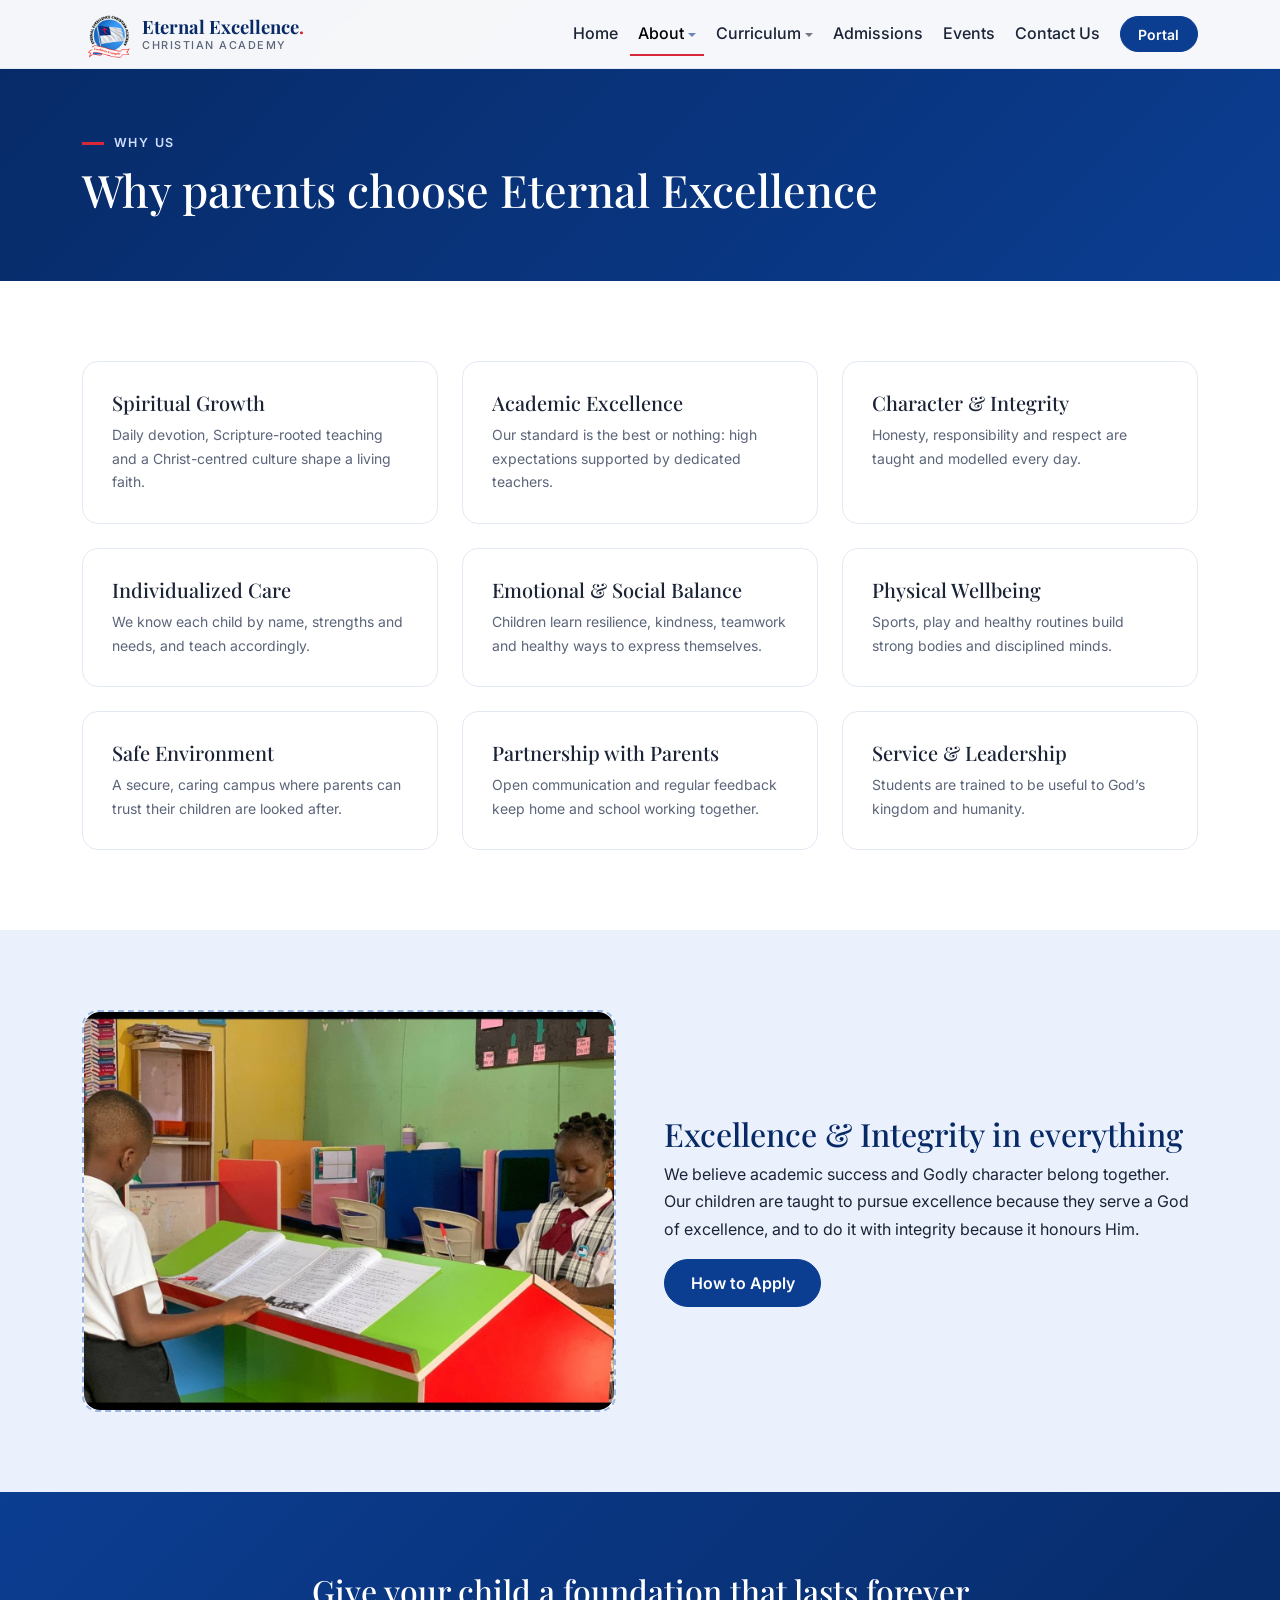
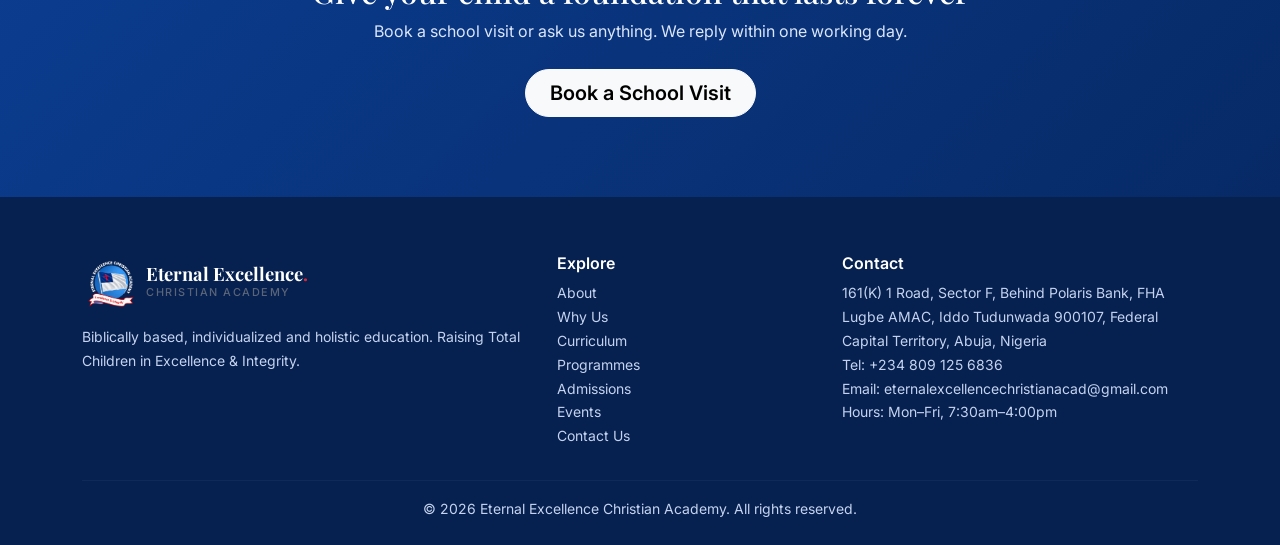
<file: why-us.html>
<!DOCTYPE html>
<html lang="en">

<head>
  <meta charset="utf-8">
  <meta name="viewport" content="width=device-width, initial-scale=1">
  <title>Why Choose Us | Eternal Excellence Christian Academy</title>
  <meta name="description"
    content="Discover why parents choose Eternal Excellence Christian Academy for Biblically based, holistic education.">
  <meta name="theme-color" content="#0B3D91">
  <meta property="og:title" content="Why Choose Us | Eternal Excellence Christian Academy">
  <meta property="og:description"
    content="Discover why parents choose Eternal Excellence Christian Academy for Biblically based, holistic education.">
  <meta property="og:type" content="website">
  <link rel="icon" href="images/favicon.png">
  <link rel="apple-touch-icon" href="images/favicon.png">
  <link rel="preconnect" href="https://fonts.googleapis.com">
  <link rel="preconnect" href="https://fonts.gstatic.com" crossorigin>
  <link
    href="https://fonts.googleapis.com/css2?family=Playfair+Display:wght@600;700&family=Inter:wght@400;500;600&display=swap"
    rel="stylesheet">
  <link href="https://cdn.jsdelivr.net/npm/bootstrap@5.3.3/dist/css/bootstrap.min.css" rel="stylesheet">
  <link href="css/style.css" rel="stylesheet">
</head>

<body>
  <a class="skip" href="#main">Skip to content</a>
  <nav class="navbar navbar-expand-lg fixed-top" aria-label="Main navigation">
    <div class="container">
      <a class="brand d-flex align-items-center gap-2" href="index.html">
        <!-- LOGO: to swap in a new logo later, replace images/logo.png with your new file (same name), or
   change the src below to point to a different file. Keep a transparent background (PNG) for best results. -->
        <img src="images/logo.png" alt="Eternal Excellence Christian Academy logo" height="52">
        <span class="d-none d-sm-inline">Eternal Excellence<i>.</i><small>Christian Academy</small></span>
      </a>
      <button class="navbar-toggler" type="button" data-bs-toggle="collapse" data-bs-target="#nav" aria-controls="nav"
        aria-expanded="false" aria-label="Toggle navigation"><span class="navbar-toggler-icon"></span></button>
      <div class="collapse navbar-collapse" id="nav">
        <ul class="navbar-nav ms-auto align-items-lg-center gap-lg-1">
          <li class="nav-item"><a class="nav-link" href="index.html">Home</a></li>
          <li class="nav-item dropdown"><a class="nav-link dropdown-toggle active" href="#" role="button"
              data-bs-toggle="dropdown" aria-expanded="false">About</a>
            <ul class="dropdown-menu">
              <li><a class="dropdown-item" href="about.html">About Us</a></li>
              <li><a class="dropdown-item active" href="why-us.html" aria-current="page">Why Us</a></li>
            </ul>
          </li>
          <li class="nav-item dropdown"><a class="nav-link dropdown-toggle" href="#" role="button"
              data-bs-toggle="dropdown" aria-expanded="false">Curriculum</a>
            <ul class="dropdown-menu">
              <li><a class="dropdown-item" href="curriculum.html">Curriculum</a></li>
              <li><a class="dropdown-item" href="programmes.html">Programmes</a></li>
            </ul>
          </li>
          <li class="nav-item"><a class="nav-link" href="admissions.html">Admissions</a></li>
          <li class="nav-item"><a class="nav-link" href="events.html">Events</a></li>
          <li class="nav-item"><a class="nav-link" href="contact.html">Contact Us</a></li>
          <!-- PORTAL: once portal.eeca.sch.ng is online this link will work immediately; nothing to change here. -->
          <li class="nav-item ms-lg-2"><a class="btn btn-primary btn-sm" href="https://portal.eeca.sch.ng/"
              target="_blank" rel="noopener">Portal</a></li>
        </ul>
      </div>
    </div>
  </nav>
  <header class="page-hero">
    <div class="container">
      <span class="eyebrow">Why Us</span>
      <h1 class="mt-2">Why parents choose Eternal Excellence</h1>
    </div>
  </header>
  <main id="main">
    <section class="">
      <div class="container">
        <div class="row g-4">
          <div class="col-md-6 col-lg-4">
            <div class="card-x">
              <h3 class="h5">Spiritual Growth</h3>
              <p class="small text-muted mb-0">Daily devotion, Scripture-rooted teaching and a Christ-centred culture
                shape a living faith.</p>
            </div>
          </div>
          <div class="col-md-6 col-lg-4">
            <div class="card-x">
              <h3 class="h5">Academic Excellence</h3>
              <p class="small text-muted mb-0">Our standard is the best or nothing: high expectations supported by
                dedicated teachers.</p>
            </div>
          </div>
          <div class="col-md-6 col-lg-4">
            <div class="card-x">
              <h3 class="h5">Character &amp; Integrity</h3>
              <p class="small text-muted mb-0">Honesty, responsibility and respect are taught and modelled every day.
              </p>
            </div>
          </div>
          <div class="col-md-6 col-lg-4">
            <div class="card-x">
              <h3 class="h5">Individualized Care</h3>
              <p class="small text-muted mb-0">We know each child by name, strengths and needs, and teach accordingly.
              </p>
            </div>
          </div>
          <div class="col-md-6 col-lg-4">
            <div class="card-x">
              <h3 class="h5">Emotional &amp; Social Balance</h3>
              <p class="small text-muted mb-0">Children learn resilience, kindness, teamwork and healthy ways to express
                themselves.</p>
            </div>
          </div>
          <div class="col-md-6 col-lg-4">
            <div class="card-x">
              <h3 class="h5">Physical Wellbeing</h3>
              <p class="small text-muted mb-0">Sports, play and healthy routines build strong bodies and disciplined
                minds.</p>
            </div>
          </div>
          <div class="col-md-6 col-lg-4">
            <div class="card-x">
              <h3 class="h5">Safe Environment</h3>
              <p class="small text-muted mb-0">A secure, caring campus where parents can trust their children are looked
                after.</p>
            </div>
          </div>
          <div class="col-md-6 col-lg-4">
            <div class="card-x">
              <h3 class="h5">Partnership with Parents</h3>
              <p class="small text-muted mb-0">Open communication and regular feedback keep home and school working
                together.</p>
            </div>
          </div>
          <div class="col-md-6 col-lg-4">
            <div class="card-x">
              <h3 class="h5">Service &amp; Leadership</h3>
              <p class="small text-muted mb-0">Students are trained to be useful to God&rsquo;s kingdom and humanity.
              </p>
            </div>
          </div>
        </div>
      </div>
    </section>
    <section class="bg-soft">
      <div class="container">
        <div class="row g-5 align-items-center">
          <div class="col-lg-6">
            <div class="img-slot ratio ratio-4x3">
              <img src="images/why-us.jpg" alt="Pupils enjoying an activity at school"
                class="w-100 h-100 object-fit-cover" loading="lazy">
            </div>
          </div>
          <div class="col-lg-6">
            <h2>Excellence &amp; Integrity in everything</h2>
            <p>We believe academic success and Godly character belong together. Our children are taught to pursue
              excellence because they serve a God of excellence, and to do it with integrity because it honours Him.</p>
            <!-- EDIT: add facilities (library, lab, playground, ICT room), transport, meals, etc. here -->
            <a class="btn btn-primary" href="admissions.html">How to Apply</a>
          </div>
        </div>
      </div>
    </section>
  </main>
  <section class="cta">
    <div class="container" style="max-width:720px">
      <h2>Give your child a foundation that lasts forever</h2>
      <p class="mb-4" style="color:#dbe6fb">Book a school visit or ask us anything. We reply within one working day.</p>
      <a href="contact.html" class="btn btn-light btn-lg rounded-pill fw-semibold px-4">Book a School Visit</a>
    </div>
  </section>
  <footer class="site">
    <div class="container">
      <div class="row g-4">
        <div class="col-lg-5">
          <a class="brand d-flex align-items-center gap-2" href="index.html" style="color:#fff">
            <img src="images/logo-dark.png" alt="Eternal Excellence Christian Academy logo" height="56">
            <span class="d-none d-sm-inline">Eternal Excellence<i>.</i><small>Christian Academy</small></span>
          </a>
          <p class="mt-3 small">Biblically based, individualized and holistic education. Raising Total Children in
            Excellence &amp; Integrity.</p>
          <!-- SOCIAL LINKS: add your Facebook / Instagram / YouTube links here, e.g. <a href="https://facebook.com/yourpage">Facebook</a> -->
        </div>
        <div class="col-6 col-lg-3">
          <h3>Explore</h3>
          <ul class="list-unstyled small">
            <li><a href="about.html">About</a></li>
            <li><a href="why-us.html">Why Us</a></li>
            <li><a href="curriculum.html">Curriculum</a></li>
            <li><a href="programmes.html">Programmes</a></li>
            <li><a href="admissions.html">Admissions</a></li>
            <li><a href="events.html">Events</a></li>
            <li><a href="contact.html">Contact Us</a></li>
          </ul>
        </div>
        <div class="col-6 col-lg-4">
          <h3>Contact</h3>
          <address class="small text-break">
            161(K) 1 Road, Sector F, Behind Polaris Bank, FHA Lugbe AMAC, Iddo Tudunwada 900107,
            Federal Capital Territory, Abuja, Nigeria<br>Tel: +234 809 125 6836<br>Email: <a
              href="mailto:eternalexcellencechristianacad@gmail.com">eternalexcellencechristianacad@gmail.com</a><br>
            Hours: Mon&ndash;Fri, 7:30am&ndash;4:00pm
          </address>
        </div>
      </div>
      <hr style="border-color:#2a4479">
      <p class="small text-center mb-0">&copy; <span id="yr">2026</span> Eternal Excellence Christian Academy. All
        rights reserved.</p>
    </div>
  </footer>
  <script src="https://cdn.jsdelivr.net/npm/bootstrap@5.3.3/dist/js/bootstrap.bundle.min.js" defer></script>
  <script src="js/config.js" defer></script>
  <script src="js/events-live.js" defer></script>
  <script src="js/main.js" defer></script>
</body>

</html>
</file>
<file: css/style.css>
/* Eternal Excellence Christian Academy - main stylesheet.
   BRAND COLOURS: change the values below to update the whole site. */
:root {
   --blue: #0B3D91;
   --blue-d: #072a66;
   --blue-l: #eaf1fc;
   --red: #D62839;
   --ink: #1b2437;
   --muted: #5b6579
}

html {
   scroll-behavior: smooth;
   scroll-padding-top: 76px
}

body {
   font-family: Inter, system-ui, sans-serif;
   color: var(--ink);
   line-height: 1.7;
   padding-top: 0
}

h1,
h2,
h3,
.brand {
   font-family: 'Playfair Display', Georgia, serif;
   color: var(--blue-d)
}

a {
   color: var(--blue)
}

.text-muted {
   color: var(--muted) !important
}

.skip {
   position: absolute;
   left: -999px;
   top: 0;
   background: #fff;
   padding: .5rem 1rem;
   z-index: 2000
}

.skip:focus {
   left: 8px;
   top: 8px
}

.navbar {
   background: rgba(255, 255, 255, .96);
   backdrop-filter: blur(8px);
   box-shadow: 0 1px 0 #e3e9f4
}

.brand {
   font-weight: 700;
   font-size: 1.15rem;
   color: var(--blue-d);
   text-decoration: none;
   line-height: 1.2
}

.brand small {
   display: block;
   font: 500 .68rem Inter, sans-serif;
   letter-spacing: .14em;
   text-transform: uppercase;
   color: var(--muted)
}

.brand i {
   color: var(--red);
   font-style: normal
}

.nav-link {
   font-weight: 500;
   color: var(--ink)
}

.nav-link:hover,
.nav-link:focus,
.nav-link.active {
   color: var(--blue)
}

.nav-link.active {
   box-shadow: inset 0 -2px 0 var(--red)
}

.btn-primary {
   --bs-btn-bg: var(--blue);
   --bs-btn-border-color: var(--blue);
   --bs-btn-hover-bg: var(--blue-d);
   --bs-btn-hover-border-color: var(--blue-d);
   --bs-btn-active-bg: var(--blue-d);
   border-radius: 50rem;
   padding: .7rem 1.6rem;
   font-weight: 600
}

.btn-sm {
   padding: .4rem 1.1rem
}

.btn-outline-primary {
   --bs-btn-color: var(--blue);
   --bs-btn-border-color: var(--blue);
   --bs-btn-hover-bg: var(--blue);
   --bs-btn-hover-border-color: var(--blue)
}

.btn-outline-light {
   border-radius: 50rem;
   padding: .7rem 1.6rem;
   font-weight: 600
}

.hero {
   background: linear-gradient(135deg, var(--blue-d), var(--blue) 70%);
   color: #fff;
   padding: 9rem 0 6rem;
   position: relative;
   overflow: hidden;
   background-image: linear-gradient(135deg, rgba(7, 42, 102, .88), rgba(11, 61, 145, .75)), url("../images/hero2.jpg");
   background-size: cover;
}

.hero:after {
   content: "";
   position: absolute;
   right: -120px;
   top: -120px;
   width: 420px;
   height: 420px;
   border-radius: 50%;
   background: rgba(255, 255, 255, .06)
}

.hero h1 {
   color: #fff;
   font-size: clamp(2.2rem, 5vw, 3.4rem);
   line-height: 1.15
}

.hero .lead {
   color: #dbe6fb
}

.page-hero {
   background: linear-gradient(135deg, var(--blue-d), var(--blue));
   padding: 8rem 0 3.5rem;
   color: #fff
}

.page-hero h1 {
   color: #fff;
   font-size: clamp(1.9rem, 4vw, 2.8rem)
}

.eyebrow {
   display: inline-block;
   font-size: .78rem;
   font-weight: 600;
   letter-spacing: .14em;
   text-transform: uppercase;
   color: var(--blue)
}

.hero .eyebrow,
.page-hero .eyebrow {
   color: #cfe0ff
}

.eyebrow:before {
   content: "";
   display: inline-block;
   width: 22px;
   height: 3px;
   background: var(--red);
   margin-right: .6rem;
   vertical-align: middle
}

section {
   padding: 5rem 0
}

.bg-soft {
   background: var(--blue-l)
}

.card-x {
   background: #fff;
   border: 1px solid #e3e9f4;
   border-radius: 1rem;
   padding: 1.8rem;
   height: 100%;
   transition: transform .25s, box-shadow .25s
}

.card-x:hover {
   transform: translateY(-4px);
   box-shadow: 0 14px 30px rgba(11, 61, 145, .1)
}

.ico {
   width: 52px;
   height: 52px;
   border-radius: 14px;
   background: var(--blue-l);
   display: grid;
   place-items: center;
   font-size: 1.5rem;
   margin-bottom: 1rem
}

.stat {
   font: 700 2.2rem 'Playfair Display', serif;
   color: var(--blue)
}

.step {
   position: relative;
   padding-left: 4rem;
   margin-bottom: 2rem
}

.step b {
   position: absolute;
   left: 0;
   top: 0;
   width: 44px;
   height: 44px;
   border-radius: 50%;
   background: var(--blue);
   color: #fff;
   display: grid;
   place-items: center;
   font-weight: 600
}

.quote footer {
   font-size: .88rem;
   color: var(--muted);
   margin-top: 1rem
}

.accordion-button:not(.collapsed) {
   background: var(--blue-l);
   color: var(--blue-d)
}

.accordion-button:focus {
   box-shadow: 0 0 0 .2rem rgba(11, 61, 145, .25)
}

.cta {
   background: linear-gradient(135deg, var(--blue), var(--blue-d));
   color: #fff;
   text-align: center
}

.cta h2 {
   color: #fff
}

/* Image placeholder: disappears once you replace the slot with a real <img> */
.datebox {
   min-width: 58px;
   text-align: center;
   background: var(--blue);
   color: #fff;
   border-radius: .8rem;
   padding: .4rem .5rem;
   line-height: 1.2
}

.datebox strong {
   display: block;
   font: 700 1.4rem 'Playfair Display', serif
}

.datebox span {
   font-size: .7rem;
   letter-spacing: .1em;
   border-bottom: 2px solid var(--red)
}

.countdown {
   display: flex;
   gap: .6rem;
   flex-wrap: wrap
}

.countdown div {
   background: var(--blue-l);
   border-radius: .7rem;
   padding: .5rem .8rem;
   text-align: center;
   min-width: 64px
}

.countdown b {
   display: block;
   font: 700 1.4rem 'Playfair Display', serif;
   color: var(--blue)
}

.countdown small {
   font-size: .68rem;
   text-transform: uppercase;
   letter-spacing: .08em;
   color: var(--muted)
}

.img-slot {
   border: 2px dashed #9db6e3;
   border-radius: 1rem;
   background: #f4f8ff;
   color: var(--muted);
   overflow: hidden
}

.img-slot span {
   display: flex;
   align-items: center;
   justify-content: center;
   text-align: center;
   font-size: .9rem
}

.img-slot img {
   border-radius: 1rem
}

.hero .img-slot {
   background: rgba(255, 255, 255, .1);
   border-color: rgba(255, 255, 255, .5);
   color: #fff
}

footer.site {
   background: #06214f;
   color: #c5d3ef;
   padding: 3.5rem 0 1.5rem
}

footer.site a {
   color: #c5d3ef;
   text-decoration: none
}

footer.site a:hover {
   color: #fff;
   text-decoration: underline
}

footer.site h3 {
   color: #fff;
   font: 600 1rem Inter, sans-serif
}

:focus-visible {
   outline: 3px solid var(--red);
   outline-offset: 2px
}

@media(prefers-reduced-motion:reduce) {
   * {
      transition: none !important;
      scroll-behavior: auto !important
   }
}

/* Navbar dropdowns (About, Curriculum) — themed to match the site's blue/white/rounded look */
.navbar .dropdown-toggle::after {
   vertical-align: .14em;
   border-top-color: var(--ink);
   opacity: .6
}

.navbar .dropdown-toggle.active::after,
.navbar .dropdown-toggle:hover::after {
   border-top-color: var(--blue)
}

.navbar .dropdown-menu {
   border: 1px solid #e3e9f4;
   border-radius: .9rem;
   box-shadow: 0 14px 30px rgba(11, 61, 145, .14);
   padding: .5rem;
   margin-top: .5rem
}

.navbar .dropdown-item {
   border-radius: .6rem;
   padding: .55rem .9rem;
   font-weight: 500;
   color: var(--ink)
}

.navbar .dropdown-item:hover,
.navbar .dropdown-item:focus {
   background: var(--blue-l);
   color: var(--blue-d)
}

.navbar .dropdown-item.active,
.navbar .dropdown-item:active {
   background: var(--blue);
   color: #fff
}

@media(min-width:992px) {
   .navbar .dropdown:hover>.dropdown-menu {
      display: block
   }
}
</file>
